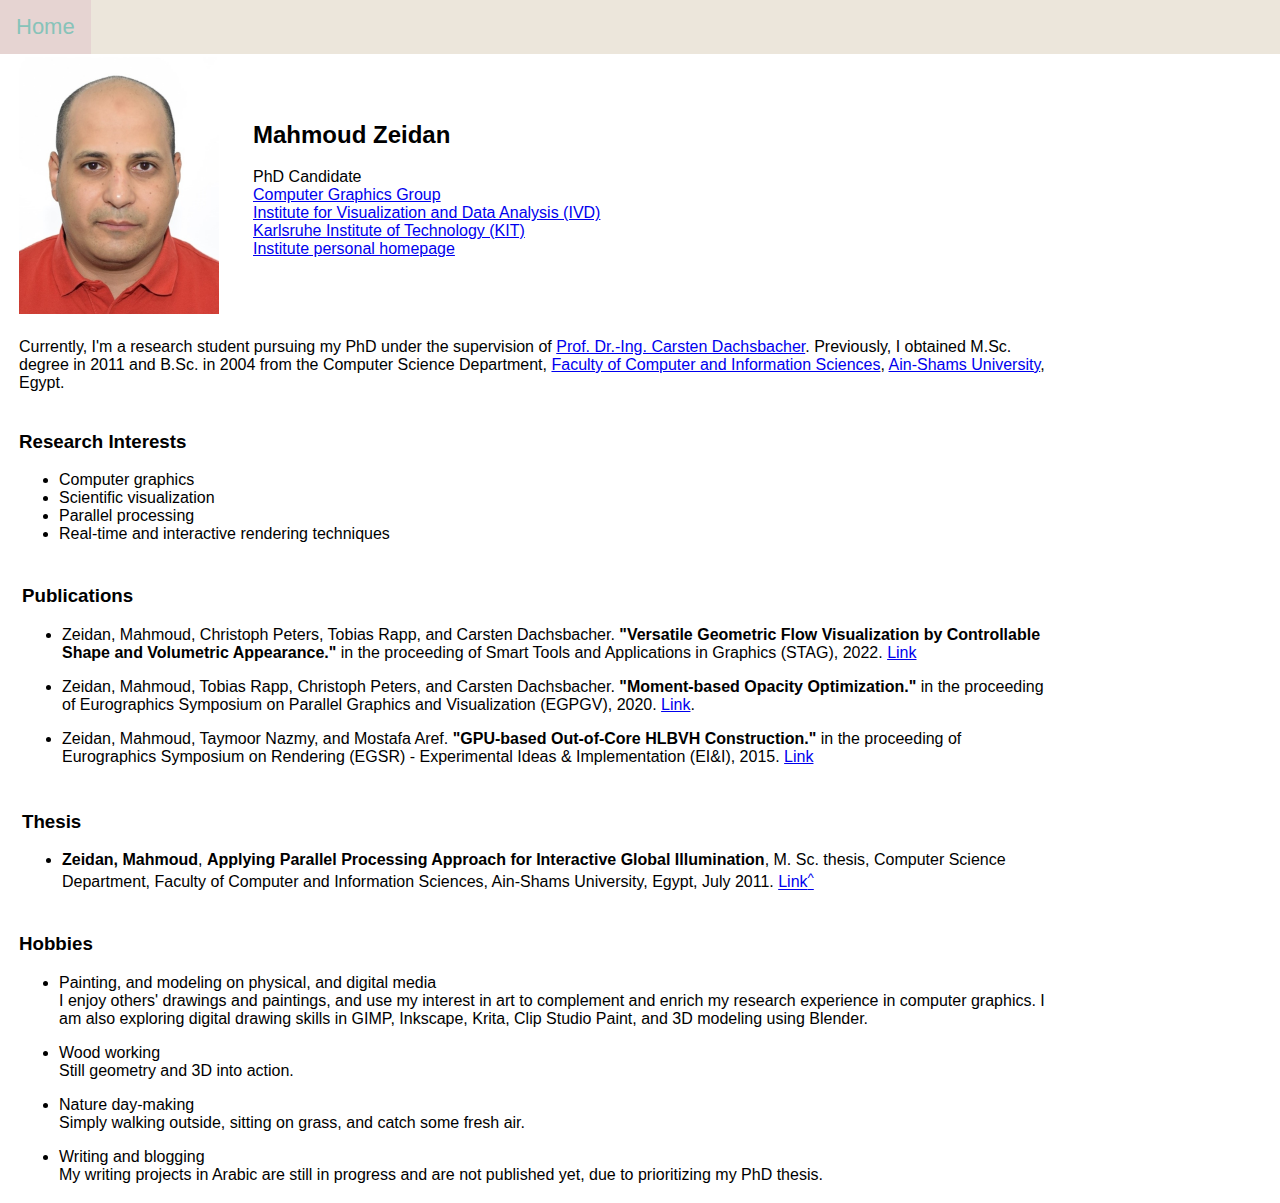
<file: index.html>
<!DOCTYPE html>
<html>
<head>
<meta name="viewport" content="width=device-width, initial-scale=1">
<style>
body {
  margin: 0;
  font-family: Arial, Helvetica, sans-serif;
}

.topnav {
  overflow: hidden;
  background-color: #ECE6DB;
}

.topnav a {
  float: left;
  color: #F2F2F2;
  text-align: center;
  padding: 14px 16px;
  text-decoration: none;
  font-size: 22px;
}

.topnav a:hover {
  background-color: #E8D6CA;
  color: #87C3B9;
}

.topnav a.active {
  background-color: #E6D4D2;
  color: #87C3B9;
}
</style>
<title>Mahmoud Zeidan's Homepage</title>
</head>
<body>

<div class="topnav">
  <a class="active" href=".">Home</a>
<!--  <a href="#research">Research</a>
  <a href="#hobbies-zone">Hoppies Zone</a>
  <a href="#blog">BLog</a>--!>
</div>

<div style="padding-left:16px">
 <table>
  <tr>
    <td width="230"> <img src="figures/mahmoud-zeidan.jpg" alt="Mahmoud Zeidan" width="200" > </td>
    <td width="800">
        <h2>Mahmoud Zeidan</h2>
        <p>
        PhD Candidate<br/>
        <a href="https://cg.ivd.kit.edu/" target="_blank">Computer Graphics Group</a><br/>
        <a href="https://www.ivd.kit.edu/" target="_blank">Institute for Visualization and Data Analysis (IVD)</a> <br/>
        <a href="https://www.kit.edu/" target="_blank">Karlsruhe Institute of Technology (KIT)</a><br/>
        <a href="https://cg.ivd.kit.edu/staff/research/zeidan/mitarbeiter_zeidan.php">Institute personal homepage</a><br/>
        </p>
    </td>

    <td> </td>
  </tr>

  <tr>
  <td colspan="2">
  <p>Currently, I'm a research student pursuing my PhD under the supervision of <a href="https://cg.ivd.kit.edu/staff/prof/dachsbacher/mitarbeiter_dachsbacher.php" target="_blank">Prof. Dr.-Ing. Carsten Dachsbacher</a>. Previously, I obtained <!--<a href="msc/index.html" >--!>M.Sc.<!--</a>--!> degree in 2011 and <!--<a href="bsc/index.html" >--!>B.Sc.<!--</a>--!> in 2004 from the Computer Science
		Department, <A HREF = "https://cis.asu.edu.eg/" target="_blank">Faculty of Computer and Information Sciences</A>,  
		<A HREF = "https://www.asu.edu.eg" target="_blank">Ain-Shams University</A>, Egypt.  </p>
  </td>
  <td> </td>
  </tr>
  <tr>
  <td colspan="2">
      <h3>Research Interests</h3>
    <ul>
    	<li>Computer graphics</li>
    	<li>Scientific visualization</li>
    	<li>Parallel processing</li>
    	<li>Real-time and interactive rendering techniques</li>
    </ul>
  </td>
  <td> </td>
  </tr>

  <tr>
  <td colspan="2">

      <table>

      <tr>
      <td>
      <h3>Publications</h3>
      <ul>
      <li>
      <p>Zeidan, Mahmoud, Christoph Peters, Tobias Rapp, and Carsten Dachsbacher. <b>"Versatile Geometric Flow Visualization by Controllable Shape and Volumetric Appearance."</b> in the proceeding of Smart Tools and Applications in Graphics (STAG), 2022. <a href="https://diglib.eg.org/items/eda81b55-6877-4fcb-a7fd-fdf486e1e70b" target="_blank">Link</a></p>
      </li>
      <li>
      <p>Zeidan, Mahmoud, Tobias Rapp, Christoph Peters, and Carsten Dachsbacher. <b>"Moment-based Opacity Optimization."</b> in the proceeding of  Eurographics Symposium on Parallel Graphics and Visualization (EGPGV), 2020. <a href="https://diglib.eg.org/items/84b43221-631f-48b7-b280-49754bc0fb30" target="_blank">Link</a>.</p>
      </li>
      <li>
      <p>Zeidan, Mahmoud, Taymoor Nazmy, and Mostafa Aref. <b>"GPU-based Out-of-Core HLBVH Construction."</b> in the proceeding of Eurographics Symposium on Rendering (EGSR) - Experimental Ideas & Implementation (EI&I), 2015. <a href="https://diglib.eg.org/items/96d43afc-79cb-4c4b-afa0-f749f32daa48" target="_blank">Link</a></p>
      </li>
      </ul>
      </td>
      </tr>

      </table>
  </td>
  <td> </td>
  </tr>

  <tr>
  <td colspan="2">

      <table>

      <tr>
      <td>
      <h3>Thesis</h3>
      <ul>
      <li>
      <p><b>Zeidan, Mahmoud</b>, <b>Applying Parallel Processing Approach for Interactive Global Illumination</b>, M. Sc. thesis, Computer Science Department, Faculty of Computer and Information Sciences, Ain-Shams University, Egypt, July 2011. <a href="msc">Link</a><a href="msc" target="_blank"><sup>^</sup></a></p>
      </li>
      </ul>
      </td>
      </tr>

      </table>
  </td>
  <td> </td>
  </tr>

  <tr>
  <td colspan="2">
      <h3>Hobbies</h3>
    <ul>
    	<li>Painting, and modeling on physical, and digital media</li>
        I enjoy others' drawings and paintings, and use my interest in art to complement and enrich my research experience in computer graphics. I am also exploring digital drawing skills in GIMP, Inkscape, Krita, Clip Studio Paint, and 3D modeling using Blender.
        <p></p>
    	<li>Wood working</li>
        Still geometry and 3D into action.
        <p></p>
    	<li>Nature day-making</li>
        Simply walking outside, sitting on grass, and catch some fresh air.
        <p></p>
    	<li>Writing and blogging</li>
        My writing projects in Arabic are still in progress and are not published yet, due to prioritizing my PhD thesis.
        <p></p>
    </ul>
  </td>
  <td> </td>
  </tr>
</table> 
</div>

</body>
</html>
</file>
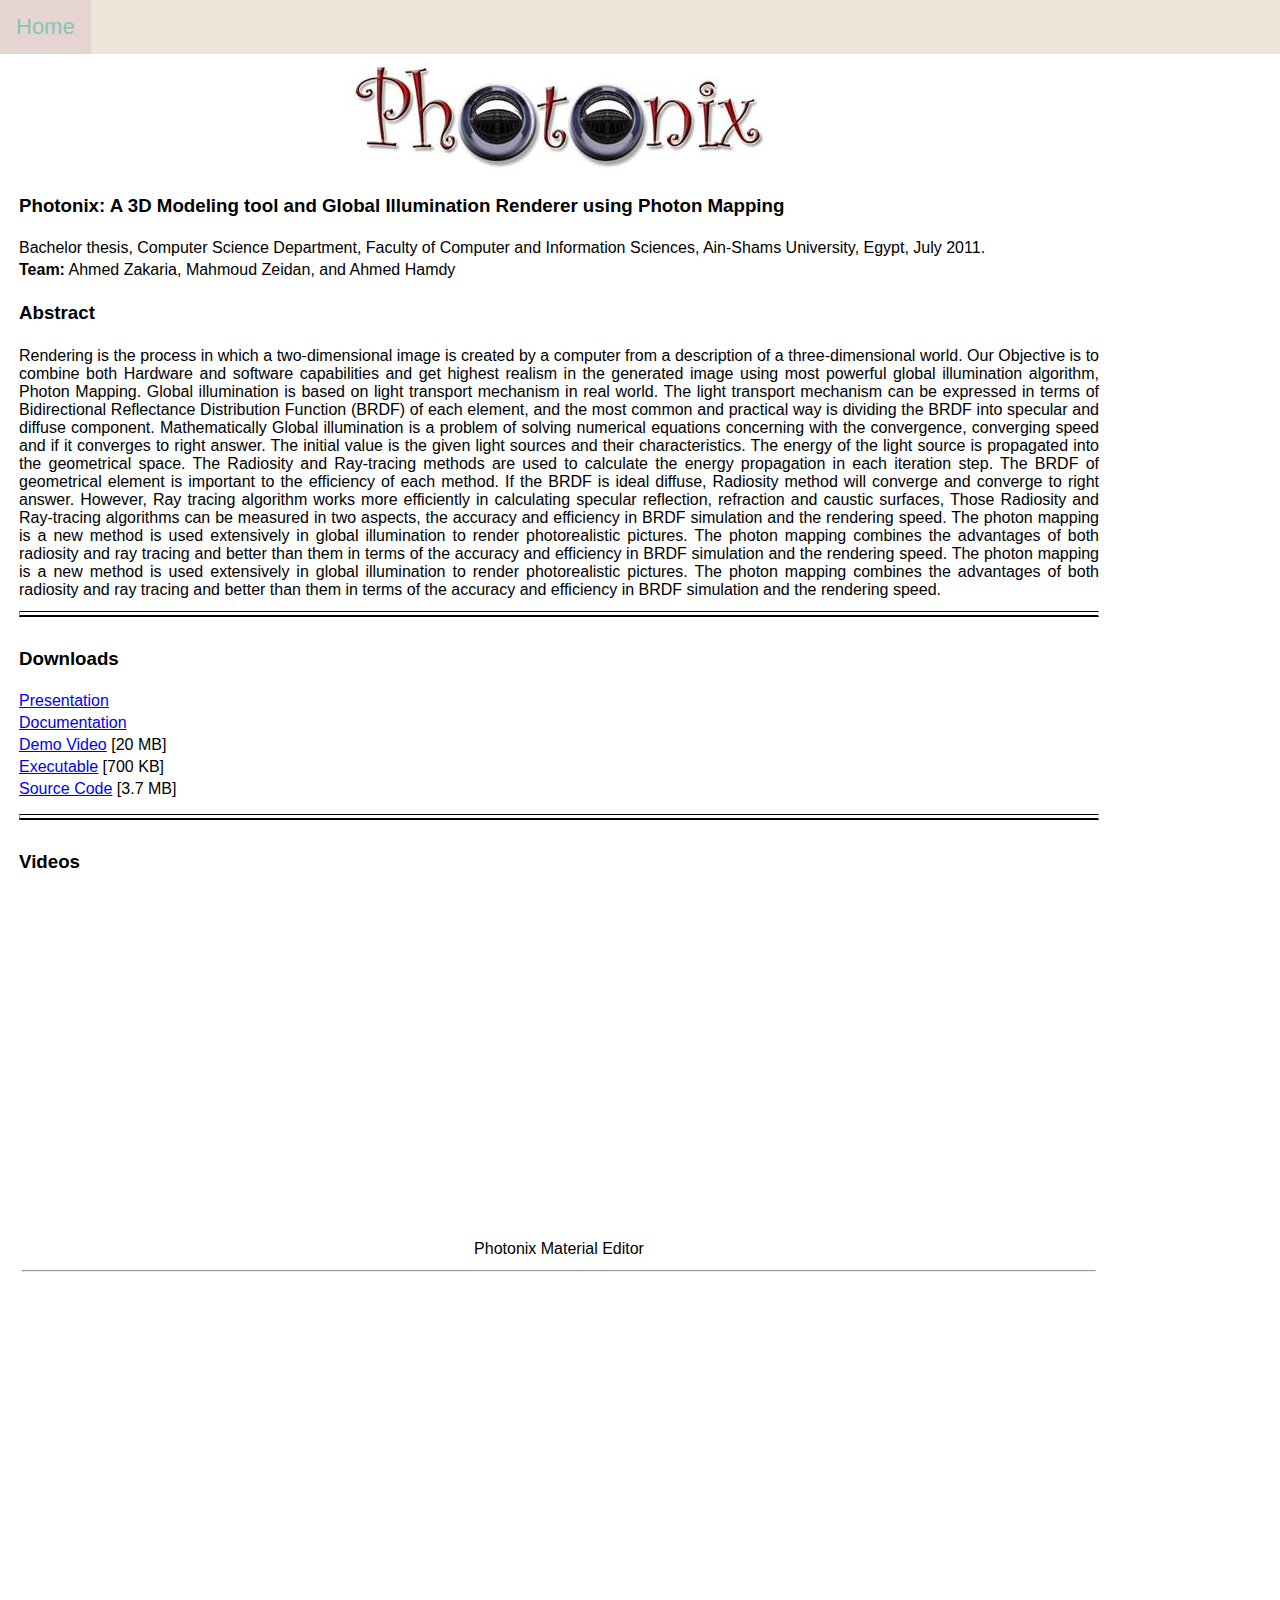
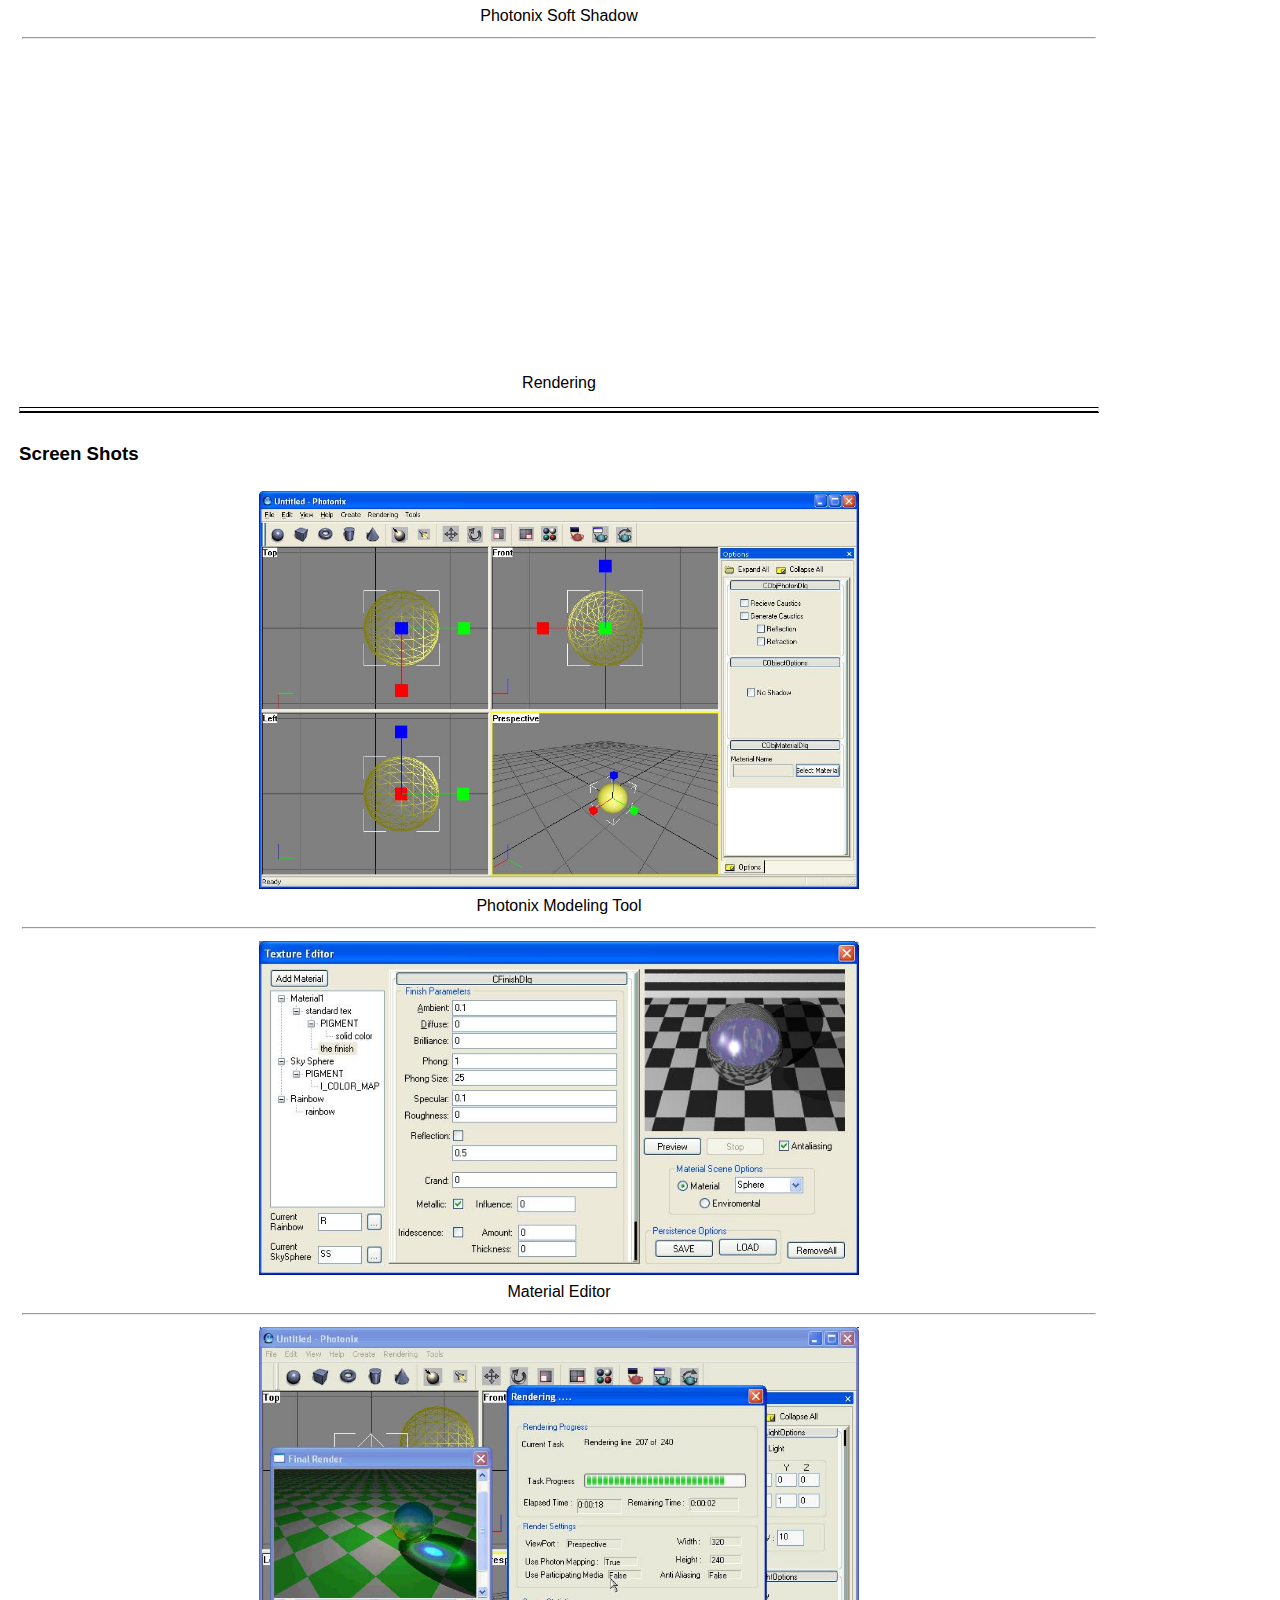
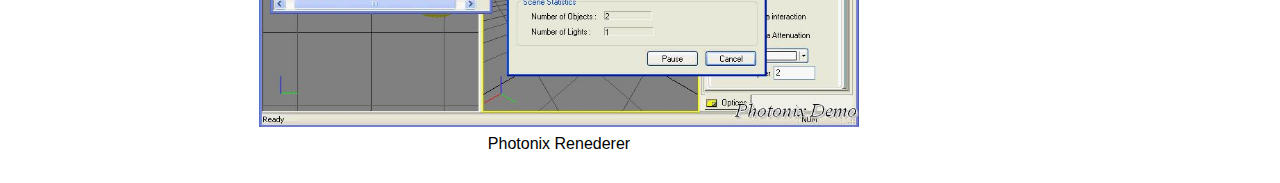
<file: bsc/index.html>
<!DOCTYPE html>
<html>
<head>
<meta name="viewport" content="width=device-width, initial-scale=1">
<style>
body {
  margin: 0;
  font-family: Arial, Helvetica, sans-serif;
}

div {
  text-align: justify;
  text-justify: inter-word;
}

.topnav {
  overflow: hidden;
  background-color: #ECE6DB;
}

.topnav a {
  float: left;
  color: #F2F2F2;
  text-align: center;
  padding: 14px 16px;
  text-decoration: none;
  font-size: 22px;
}

.topnav a:hover {
  background-color: #E8D6CA;
  color: #87C3B9;
}

.topnav a.active {
  background-color: #E6D4D2;
  color: #87C3B9;
}
/* Generic */
hr {
  background-color:white;
}

hr.s1 {
  height:3px;
  border-top:1px solid black;
  border-bottom:2px solid black;
}

</style>
<title>Mahmoud Zeidan's Homepage</title>
</head>
<body>

<div class="topnav">
  <a class="active" href="https://mahmoudsvirtualcorner.github.io/">Home</a>
<!--  <a href="#research">Research</a>
  <a href="#hobbies-zone">Hoppies Zone</a>
  <a href="#blog">BLog</a>--!>
</div>

<div style="padding-left:16px">
 <table>

  <tr>
    <td width="1080"</td>
  </tr>


	<tr align ="center">
	<td align ="center">
	<IMG SRC = "logo.jpg" alt="" ALIGN ="center" >
	</td>
	</tr>
  <tr>
   <td><h3>Photonix: A 3D Modeling tool and Global Illumination Renderer using Photon Mapping</h3></td>
  </tr>

  <tr>
    <td>Bachelor  thesis, Computer Science Department, Faculty of Computer and Information Sciences, Ain-Shams University, Egypt, July 2011.</td>
  </tr>

  <tr>
  <td><b>Team:</b>	Ahmed Zakaria, Mahmoud Zeidan, and Ahmed Hamdy</td>
  </tr>
  <tr>
<td><h3 >Abstract</h3></td>
  </tr>

  <tr><td>
  <div>		
Rendering is the process in which a two-dimensional image is created by a computer from a description of a three-dimensional world. Our Objective is to combine both Hardware and software capabilities and get highest realism in the generated image using most powerful global illumination algorithm, Photon Mapping. Global illumination is based on light transport mechanism in real world. The light transport mechanism can be expressed in terms of Bidirectional Reflectance Distribution Function (BRDF) of each element, and the most common and practical way is dividing the BRDF into specular and diffuse component. Mathematically Global illumination is a problem of solving numerical equations concerning with the convergence, converging speed and if it converges to right answer. The initial value is the given light sources and their characteristics. The energy of the light source is propagated into the geometrical space. The Radiosity and Ray-tracing methods are used to calculate the energy propagation in each iteration step. The BRDF of geometrical element is important to the efficiency of each method. If the BRDF is ideal diffuse, Radiosity method will converge and converge to right answer. However, Ray tracing algorithm works more efficiently in calculating specular reflection, refraction and caustic surfaces, Those Radiosity and Ray-tracing algorithms can be measured in two aspects, the accuracy and efficiency in BRDF simulation and the rendering speed. The photon mapping is a new method is used extensively in global illumination to render photorealistic pictures. The photon mapping combines the advantages of both radiosity and ray tracing and better than them in terms of the accuracy and efficiency in BRDF simulation and the rendering speed. The photon mapping is a new method is used extensively in global illumination to render photorealistic pictures. The photon mapping combines the advantages of both radiosity and ray tracing and better than them in terms of the accuracy and efficiency in BRDF simulation and the rendering speed.
			
  </div>		
                    </td>
  </tr>

  <tr><td> <hr class="s1"> </td></tr>
  <tr><td>
    <h3>Downloads</h3>	
    </td></tr>
  <tr><td>
	<a href="presentation.ppt">Presentation</a><br/> 
    </td></tr>
  <tr><td>
<a href="documentation.pdf">Documentation</a><br/> 
    </td></tr>
  <tr><td>
	<a href="demo.avi">Demo Video</a> [20 MB]<br/> 
    </td></tr>
  <tr><td>
<a href="bin.zip">Executable</a> [700 KB]<br/> 
    </td></tr>
  <tr><td>
	<a href="src.zip">Source Code</a> [3.7 MB]<br/> 			
    </td></tr>
  <tr><td>
					
  <tr><td> <hr class="s1"> </td></tr>
  <tr><td>
				<h3>Videos</h3>
    </td></tr>
  <tr><td>
				<br/>
				<table width="100%">
				<tr>
				<td align="center">
<iframe width="560" height="315" src="https://www.youtube.com/embed/NwolBskHPtE?si=WyuT3smpYr7kKGbQ" title="YouTube video player" frameborder="0" allow="accelerometer; autoplay; clipboard-write; encrypted-media; gyroscope; picture-in-picture; web-share" referrerpolicy="strict-origin-when-cross-origin" allowfullscreen></iframe>
				</td>
				</tr>				
				<tr>
				<td align="center">
						Photonix Material Editor
				</td>
				</tr>	
  <tr><td> <hr> </td></tr>
				<tr>
				<td align="center">
<iframe width="560" height="315" src="https://www.youtube.com/embed/Qwt7VgO8OiE?si=eeRrhRG9b6z0BFvz" title="YouTube video player" frameborder="0" allow="accelerometer; autoplay; clipboard-write; encrypted-media; gyroscope; picture-in-picture; web-share" referrerpolicy="strict-origin-when-cross-origin" allowfullscreen></iframe>
				</td>
				</tr>	
				<tr>
				<td align="center">
						Photonix Soft Shadow
				</td>
				</tr>	
  <tr><td> <hr> </td></tr>
				<tr>
				<td align="center">
<iframe width="560" height="315" src="https://www.youtube.com/embed/u9Rc_9eWrmU?si=NVGOXkvnusLIT7jf" title="YouTube video player" frameborder="0" allow="accelerometer; autoplay; clipboard-write; encrypted-media; gyroscope; picture-in-picture; web-share" referrerpolicy="strict-origin-when-cross-origin" allowfullscreen></iframe>
				</td>
				</tr>
				<tr>
				<td align="center">
						Rendering
				</td>
				</tr>	
				</table>
    </td></tr>

  <tr><td> <hr class="s1"> </td></tr>
  <tr><td>

				<h3>Screen Shots</h3>	
				
    </td></tr>
  <tr><td>
				<table width="100%">
				<tr >
				<td align="center">
				<A HREF = "ModelingTool.jpg"><IMG SRC = "ModelingTool.jpg" alt="" width=600> 
				</A>
				</td>
				</tr>
				<tr>
				<td align="center">
				Photonix Modeling Tool
				</td>
				</tr>
  <tr><td> <hr> </td></tr>
				<tr >
				<td align="center">
				<A HREF = "PhotonixMaterialEditor.jpg"><IMG SRC = "PhotonixMaterialEditor.jpg" alt="" width=600> 
				</A>
				</td>
				</tr>
				<tr>
				<td align="center">
				Material Editor
				</td>
				</tr>
  <tr><td> <hr> </td></tr>
				<tr>
				<td align="center">
				<A HREF = "Rendering.jpg"><IMG SRC = "Rendering.jpg" alt="" width=600> 
				</A>
				</td>
				</tr>
				<tr>
				<td align="center"s>
				Photonix Renederer
				</td>
				<tr>
                <tr><td><br/></td></tr>
				</table>

						
    </td></tr>

</table> 
</div>

</body>
</html>
</file>
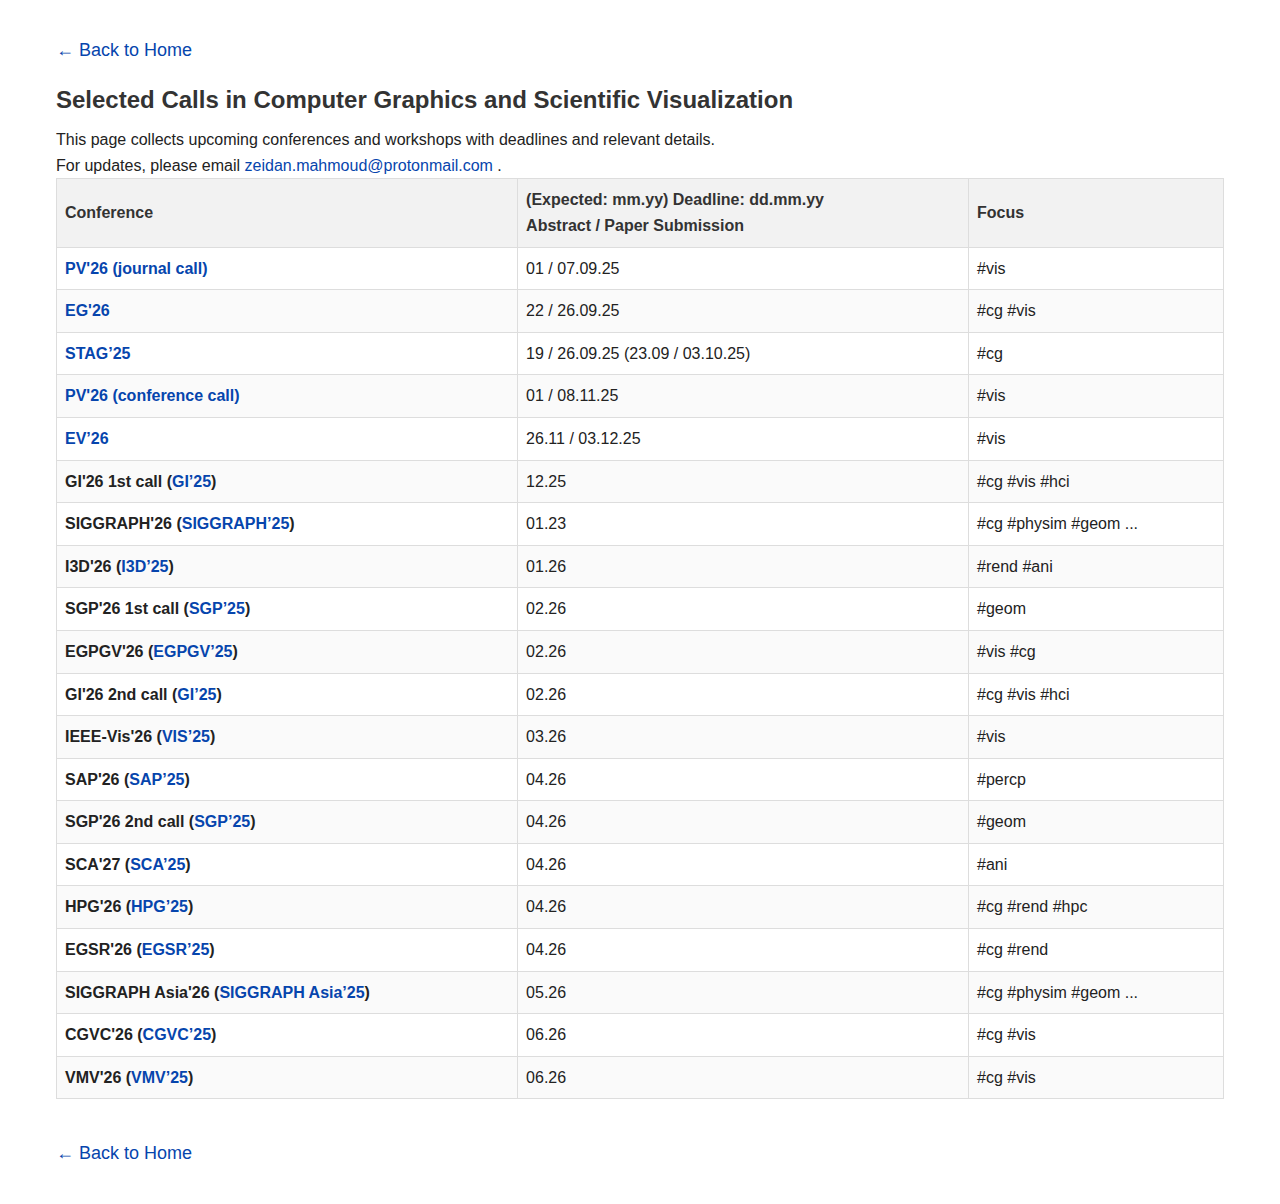
<file: cgvcalls/index.html>
<!DOCTYPE html>
<html lang="en">
<head>
  <meta charset="UTF-8">
  <meta name="viewport" content="width=device-width, initial-scale=1, maximum-scale=1, user-scalable=no">
  <title>Selected Calls in Computer Graphics and Scientific Visualization</title>

  <!-- Open Graph meta for link previews -->
  <meta property="og:title" content="Selected Calls in Computer Graphics and Scientific Visualization">
  <meta property="og:description" content="A collection of upcoming conferences, workshops, and calls in computer graphics and scientific visualization.">
  <meta property="og:image" content="https://mahmoudsvirtualcorner.github.io/figures/calls_thumbnail.jpg">
  <meta property="og:url" content="https://mahmoudsvirtualcorner.github.io/cgsvcalls/index.html">
  <meta property="og:type" content="website">

  <!-- Favicon -->
  <link rel="icon" href="https://mahmoudsvirtualcorner.github.io/figures/mahmoud_zeidan.ico" type="image/x-icon">

  <!-- CSS -->
  <link rel="stylesheet" href="../css/main.css">
  <script src="../scripts/main.js" defer></script>
</head>

<body id="top">

<div class="page-container">
  <a href="../index.html" class="back-link">← Back to Home</a>

  <h2>Selected Calls in Computer Graphics and Scientific Visualization</h2>
  <p>This page collects upcoming conferences and workshops with deadlines and relevant details.</p>
  <p>
    For updates, please email
    <a href="mailto:zeidan.mahmoud@protonmail.com?subject=conference%20calls%20update"
       aria-label="Email conference calls update">
      zeidan.mahmoud@protonmail.com
    </a>.
  </p>

  <section>
    <div class="table-container">
      <table class="bordered-table">
        <thead>
          <tr>
            <th>Conference</th>
            <th>(Expected: mm.yy) Deadline: dd.mm.yy<br>Abstract / Paper Submission</th>
            <th>Focus</th>
          </tr>
        </thead>
        <tbody>
          <tr><td><b><a href="https://pacificvis2026.github.io" target="_blank">PV'26 (journal call)</a></b></td><td>01 / 07.09.25</td><td><span class="tag vis">#vis</span></td></tr>
          <tr><td><b><a href="https://eg2026.github.io/" target="_blank">EG'26</a></b></td><td>22 / 26.09.25</td><td><span class="tag cg">#cg</span> <span class="tag vis">#vis</span></td></tr>
          <tr><td><b><a href="https://www.stag-conference.org/2025/" target="_blank">STAG’25</a></b></td><td><span class="strike">19 / 26.09.25</span> (23.09 / 03.10.25)</td><td><span class="tag cg">#cg</span></td></tr>
          <tr><td><b><a href="https://pacificvis2026.github.io" target="_blank">PV'26 (conference call)</a></b></td><td>01 / 08.11.25</td><td><span class="tag vis">#vis</span></td></tr>
          <tr><td><b><a href="https://www.eurovis.org.uk/" target="_blank">EV’26</a></b></td><td>26.11 / 03.12.25</td><td><span class="tag vis">#vis</span></td></tr>
          <tr><td><b>GI'26 1st call (<a href="https://graphicsinterface.org/conference/2025/" target="_blank">GI’25</a>)</b></td><td>12.25</td><td><span class="tag cg">#cg</span> <span class="tag vis">#vis</span> <span class="tag hci">#hci</span></td></tr>
          <tr><td><b>SIGGRAPH'26 (<a href="https://s2025.siggraph.org/" target="_blank">SIGGRAPH’25</a>)</b></td><td>01.23</td><td><span class="tag cg">#cg</span> <span class="tag physim">#physim</span> <span class="tag geom">#geom</span> ...</td></tr>
          <tr><td><b>I3D'26 (<a href="https://i3dsymposium.org/2025" target="_blank">I3D’25</a>)</b></td><td>01.26</td><td><span class="tag rend">#rend</span> <span class="tag ani">#ani</span></td></tr>
          <tr><td><b>SGP'26 1st call (<a href="https://sgp2025.my.canva.site/" target="_blank">SGP’25</a>)</b></td><td>02.26</td><td><span class="tag geom">#geom</span></td></tr>
          <tr><td><b>EGPGV'26 (<a href="https://www.egpgv.org/2025/" target="_blank">EGPGV’25</a>)</b></td><td>02.26</td><td><span class="tag vis">#vis</span> <span class="tag cg">#cg</span></td></tr>
          <tr><td><b>GI'26 2nd call (<a href="https://graphicsinterface.org/conference/2025/" target="_blank">GI’25</a>)</b></td><td>02.26</td><td><span class="tag cg">#cg</span> <span class="tag vis">#vis</span> <span class="tag hci">#hci</span></td></tr>
          <tr><td><b>IEEE-Vis'26 (<a href="https://ieeevis.org/year/2025/welcome" target="_blank">VIS’25</a>)</b></td><td>03.26</td><td><span class="tag vis">#vis</span></td></tr>
          <tr><td><b>SAP'26 (<a href="https://sap.acm.org/2025/" target="_blank">SAP’25</a>)</b></td><td>04.26</td><td><span class="tag percp">#percp</span></td></tr>
          <tr><td><b>SGP'26 2nd call (<a href="https://sgp2025.my.canva.site/" target="_blank">SGP’25</a>)</b></td><td>04.26</td><td><span class="tag geom">#geom</span></td></tr>
          <tr><td><b>SCA'27 (<a href="https://computeranimation.org/" target="_blank">SCA’25</a>)</b></td><td>04.26</td><td><span class="tag ani">#ani</span></td></tr>
          <tr><td><b>HPG'26 (<a href="https://highperformancegraphics.org/2025/index.html" target="_blank">HPG’25</a>)</b></td><td>04.26</td><td><span class="tag cg">#cg</span> <span class="tag rend">#rend</span> <span class="tag hpc">#hpc</span></td></tr>
          <tr><td><b>EGSR'26 (<a href="https://conferences.eg.org/egsr2025/" target="_blank">EGSR’25</a>)</b></td><td>04.26</td><td><span class="tag cg">#cg</span> <span class="tag rend">#rend</span></td></tr>
          <tr><td><b>SIGGRAPH Asia'26 (<a href="https://asia.siggraph.org/2025/" target="_blank">SIGGRAPH Asia’25</a>)</b></td><td>05.26</td><td><span class="tag cg">#cg</span> <span class="tag physim">#physim</span> <span class="tag geom">#geom</span> ...</td></tr>
          <tr><td><b>CGVC'26 (<a href="https://cgvc.org.uk/2025/" target="_blank">CGVC’25</a>)</b></td><td>06.26</td><td><span class="tag cg">#cg</span> <span class="tag vis">#vis</span></td></tr>
          <tr><td><b>VMV'26 (<a href="https://www.vmv2025.fau.de/" target="_blank">VMV’25</a>)</b></td><td>06.26</td><td><span class="tag cg">#cg</span> <span class="tag vis">#vis</span></td></tr>
        </tbody>
      </table>
    </div>
  </section>

  <!-- Footer Links -->
  <div style="margin-top:20px;">
    <a href="../index.html" class="back-link">← Back to Home</a>
  </div>

  <div style="text-align:center; margin-top:20px;">
    <a href="#top" class="back-to-top">↑ Back to Top</a>
  </div>

</div>

</body>
</html>
</file>
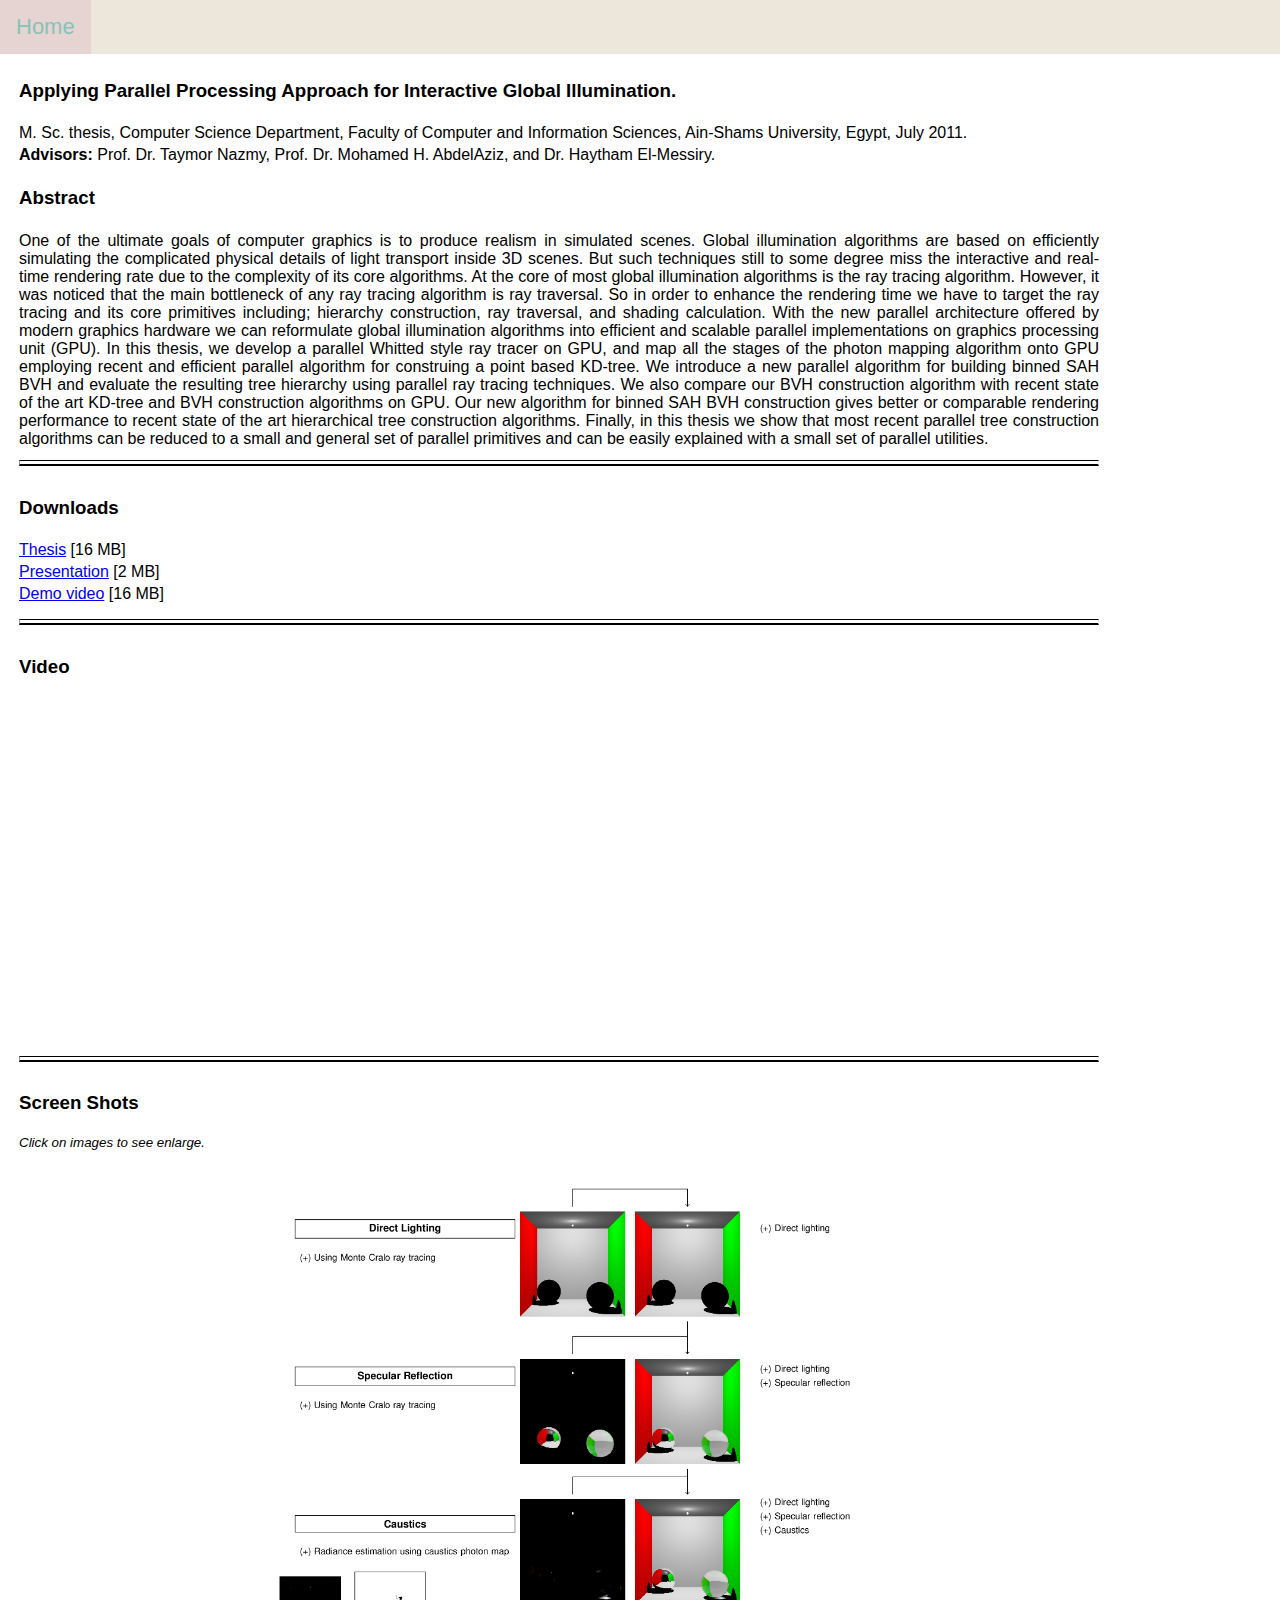
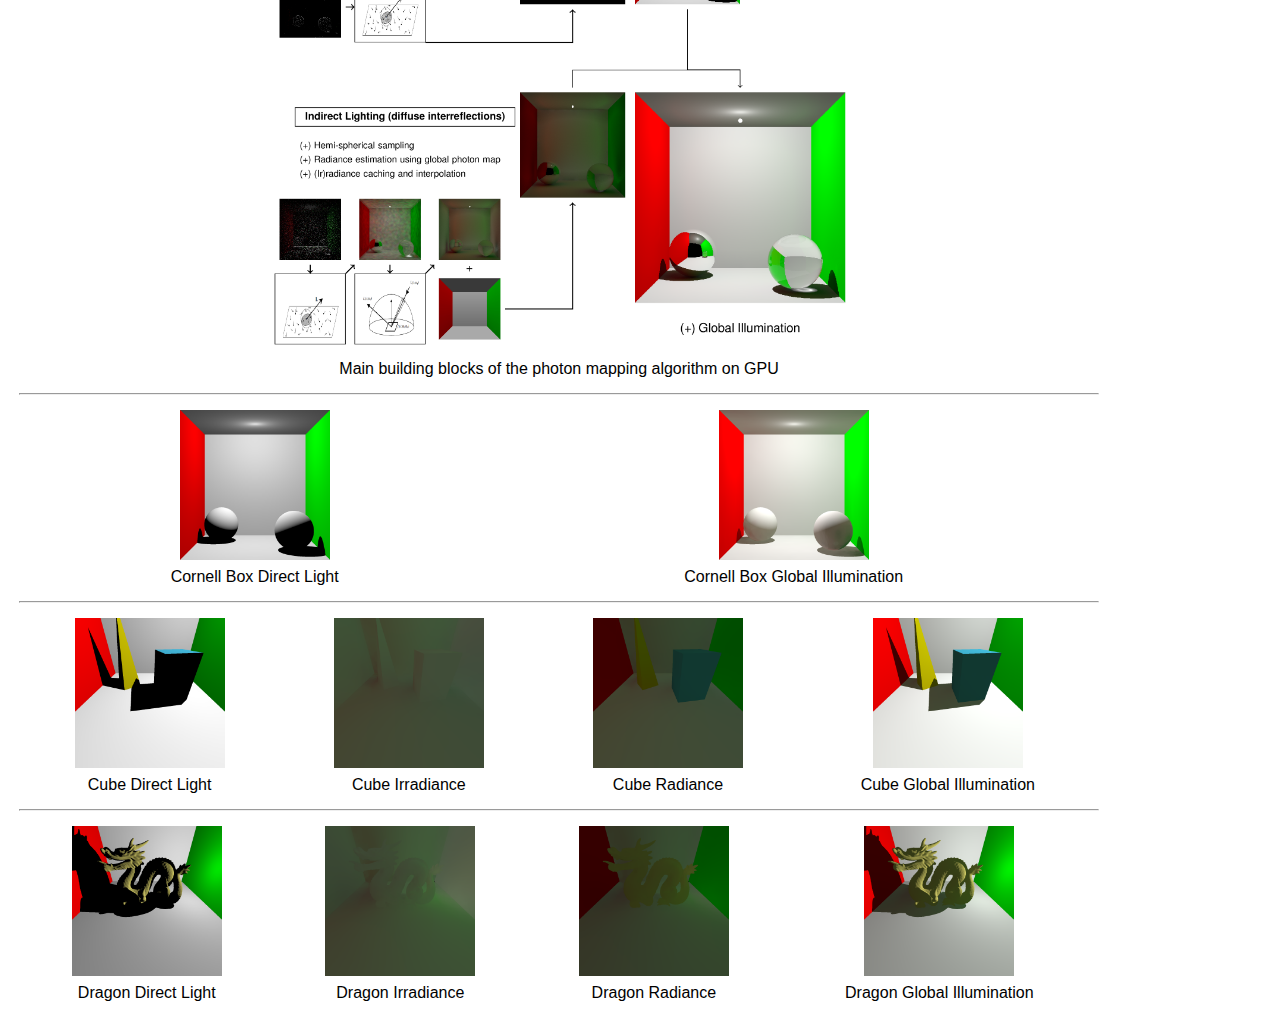
<file: msc/index.html>
<!DOCTYPE html>
<html>
<head>
<meta name="viewport" content="width=device-width, initial-scale=1">
<style>
body {
  margin: 0;
  font-family: Arial, Helvetica, sans-serif;
}

div {
  text-align: justify;
  text-justify: inter-word;
}

.topnav {
  overflow: hidden;
  background-color: #ECE6DB;
}

.topnav a {
  float: left;
  color: #F2F2F2;
  text-align: center;
  padding: 14px 16px;
  text-decoration: none;
  font-size: 22px;
}

.topnav a:hover {
  background-color: #E8D6CA;
  color: #87C3B9;
}

.topnav a.active {
  background-color: #E6D4D2;
  color: #87C3B9;
}
/* Generic */
hr {
  background-color:white;
}

hr.s1 {
  height:3px;
  border-top:1px solid black;
  border-bottom:2px solid black;
}
</style>
<title>Mahmoud Zeidan's Homepage</title>
</head>
<body>

<div class="topnav">
  <a class="active" href="https://mahmoudsvirtualcorner.github.io/">Home</a>
<!--  <a href="#research">Research</a>
  <a href="#hobbies-zone">Hoppies Zone</a>
  <a href="#blog">BLog</a>--!>
</div>

<div style="padding-left:16px">
 <table>

  <tr>
    <td width="1080"</td>
  </tr>


  <tr>
   <td><h3>Applying Parallel Processing Approach for Interactive Global Illumination.</h3></td>
  </tr>

  <tr>
    <td>M. Sc. thesis, Computer Science Department, Faculty of Computer and Information Sciences, Ain-Shams University, Egypt, July 2011.</td>
  </tr>

  <tr>
  <td><b>Advisors:</b>	Prof. Dr. Taymor Nazmy, Prof. Dr. Mohamed H. AbdelAziz, and Dr. Haytham El-Messiry.</td>
  </tr>
  <tr>
<td><h3 >Abstract</h3></td>
  </tr>

  <tr><td>
  <div>		
One of the ultimate goals of computer graphics is to produce realism in simulated scenes. Global illumination algorithms are based on efficiently simulating the complicated physical details of light transport inside 3D scenes. But such techniques still to some degree miss the interactive and real-time rendering rate due to the complexity of its core algorithms. At the core of most global illumination algorithms is the ray tracing algorithm. However, it was noticed that the main bottleneck of any ray tracing algorithm is ray traversal. So in order to enhance the rendering time we have to target the ray tracing and its core primitives including; hierarchy construction, ray traversal, and shading calculation.  With the new parallel architecture offered by modern graphics hardware we can reformulate global illumination algorithms into efficient and scalable parallel implementations on graphics processing unit (GPU). In this thesis, we develop a parallel Whitted style ray tracer on GPU, and map all the stages of the photon mapping algorithm onto GPU employing recent and efficient parallel algorithm for construing a point based KD-tree.  We introduce a new parallel algorithm for building binned SAH BVH and evaluate the resulting tree hierarchy using parallel ray tracing techniques. We also compare our BVH construction algorithm with recent state of the art KD-tree and BVH construction algorithms on GPU. Our new algorithm for binned SAH BVH construction gives better or comparable rendering performance to recent state of the art hierarchical tree construction algorithms.  Finally, in this thesis we show that most recent parallel tree construction algorithms can be reduced to a small and general set of parallel primitives and can be easily explained with a small set of parallel utilities.					
  </div>		
                    </td>
  </tr>

  <tr><td> <hr class="s1"> </td></tr>
  <tr><td>
    <h3>Downloads</h3>	
    </td></tr>
  <tr><td>
	<a href="MahmoudZeidanMSC.pdf">Thesis</a> [16 MB]<br/> 
    </td></tr>
  <tr><td>
	<a href="presentation.pptx">Presentation</a> [2 MB]<br/> 						
    </td></tr>
  <tr><td>
	<a href="demo.wmv">Demo video</a> [16 MB]<br/> 
    </td></tr>
  <tr><td>
					
  <tr><td> <hr class="s1"> </td></tr>
  <tr><td>
				<h3>Video</h3>
    </td></tr>
  <tr><td>
				<br/>
				<table width="100%">
				<tr>
				<td align="center">
<iframe width="560" height="315" src="https://www.youtube.com/embed/mK_SgIAnQ9g?si=g8PA-Z_jGkzhFg1B" title="YouTube video player" frameborder="0" allow="accelerometer; autoplay; clipboard-write; encrypted-media; gyroscope; picture-in-picture; web-share" referrerpolicy="strict-origin-when-cross-origin" allowfullscreen></iframe>
				</td>
				</tr>
						
				</table>
    </td></tr>

  <tr><td> <hr class="s1"> </td></tr>
  <tr><td>

				<h3>Screen Shots</h3>	
                        <p><small><i>Click on images to see enlarge.</i></small></p>
						</td> </tr>									
						
  <tr><td>
				<table width="100%">
					<tr >
						<td align="center" >
							<A HREF = "images/main.png"><IMG SRC = "images/main.png" alt="Main building blocks of the photon mapping algorithm on GPU" width=600> </A>
						</td>
						
						
					</tr>
				
					<tr >
						<td align="center" >
							Main building blocks of the photon mapping algorithm on GPU
						</td>
						
						
					</tr>				
				</table>

    </td></tr>
  <tr><td>
				
							
				<hr>
    </td></tr>
  <tr><td>
				
				<table width="100%">
					<tr >
						<td align="center" >
							<A HREF = "images/CornellDirectLight.png"><IMG SRC = "images/CornellDirectLight.png" alt="Cornell Direct Light" width=150> </A>
						</td>
						<td align="center" >
							<A HREF = "images/CornellGlobalIllumination.png"><IMG SRC = "images/CornellGlobalIllumination.png" alt="Cornell Global Illumination" width=150> </A>
						</td>
						
					</tr>
				
					<tr >
						<td align="center" >
							Cornell Box Direct Light
						</td>
						<td align="center" >
							Cornell Box Global Illumination
						</td>
						
					</tr>				
				</table>

    </td></tr>
  <tr><td>
				
							
				<hr>
    </td></tr>
  <tr><td>
				
				<table width="100%">
					<tr >
						<td align="center" >
							<A HREF = "images/CubeDirectLight.png"><IMG SRC = "images/CubeDirectLight.png" alt="Cube Direct Light" width=150> </A>
						</td>
						<td align="center" >
							<A HREF = "images/CubeIrradiance.png"><IMG SRC = "images/CubeIrradiance.png" alt="Cube Irradiance" width=150> </A>
						</td>
						<td align="center" >
							<A HREF = "images/CubeRadiance.png"><IMG SRC = "images/CubeRadiance.png" alt="Cube Radiance" width=150> </A>
						</td>
						<td align="center" >
							<A HREF = "images/CubeGlobalIllumination.png"><IMG SRC = "images/CubeGlobalIllumination.png" alt="Cube Global Illumination" width=150> </A>
						</td>					
					</tr>
				
					<tr >
						<td align="center" >
							Cube Direct Light
						</td>
						<td align="center" >
							Cube Irradiance
						</td>
						<td align="center" >
							Cube Radiance
						</td>
						<td align="center" >
							Cube Global Illumination
						</td>					
					</tr>				
				</table>

    </td></tr>
  <tr><td>
				
				<hr>
				
    </td></tr>
  <tr><td>
				<table width="100%">
					<tr >
						<td align="center" >
							<A HREF = "images/DragonDirectLight.png"><IMG SRC = "images/DragonDirectLight.png" alt="Dragon Direct Light" width=150> </A>
						</td>
						<td align="center" >
							<A HREF = "images/DragonIrradiance.png"><IMG SRC = "images/DragonIrradiance.png" alt="Dragon Irradiance" width=150> </A>
						</td>
						<td align="center" >
							<A HREF = "images/DragonRadiance.png"><IMG SRC = "images/DragonRadiance.png" alt="Dragon Radiance" width=150> </A>
						</td>
						<td align="center" >
							<A HREF = "images/DragonGlobalIllumination.png"><IMG SRC = "images/DragonGlobalIllumination.png" alt="Dragon Global Illumination" width=150> </A>
						</td>					
					</tr>
				
					<tr >
						<td align="center" >
							Dragon Direct Light
						</td>
						<td align="center" >
							Dragon Irradiance
						</td>
						<td align="center" >
							Dragon Radiance
						</td>
						<td align="center" >
							Dragon Global Illumination
						</td>					
					</tr>				
				</table>

    </td></tr>

  <tr><td> <br /> </td></tr>
</table> 
</div>

</body>
</html>
</file>
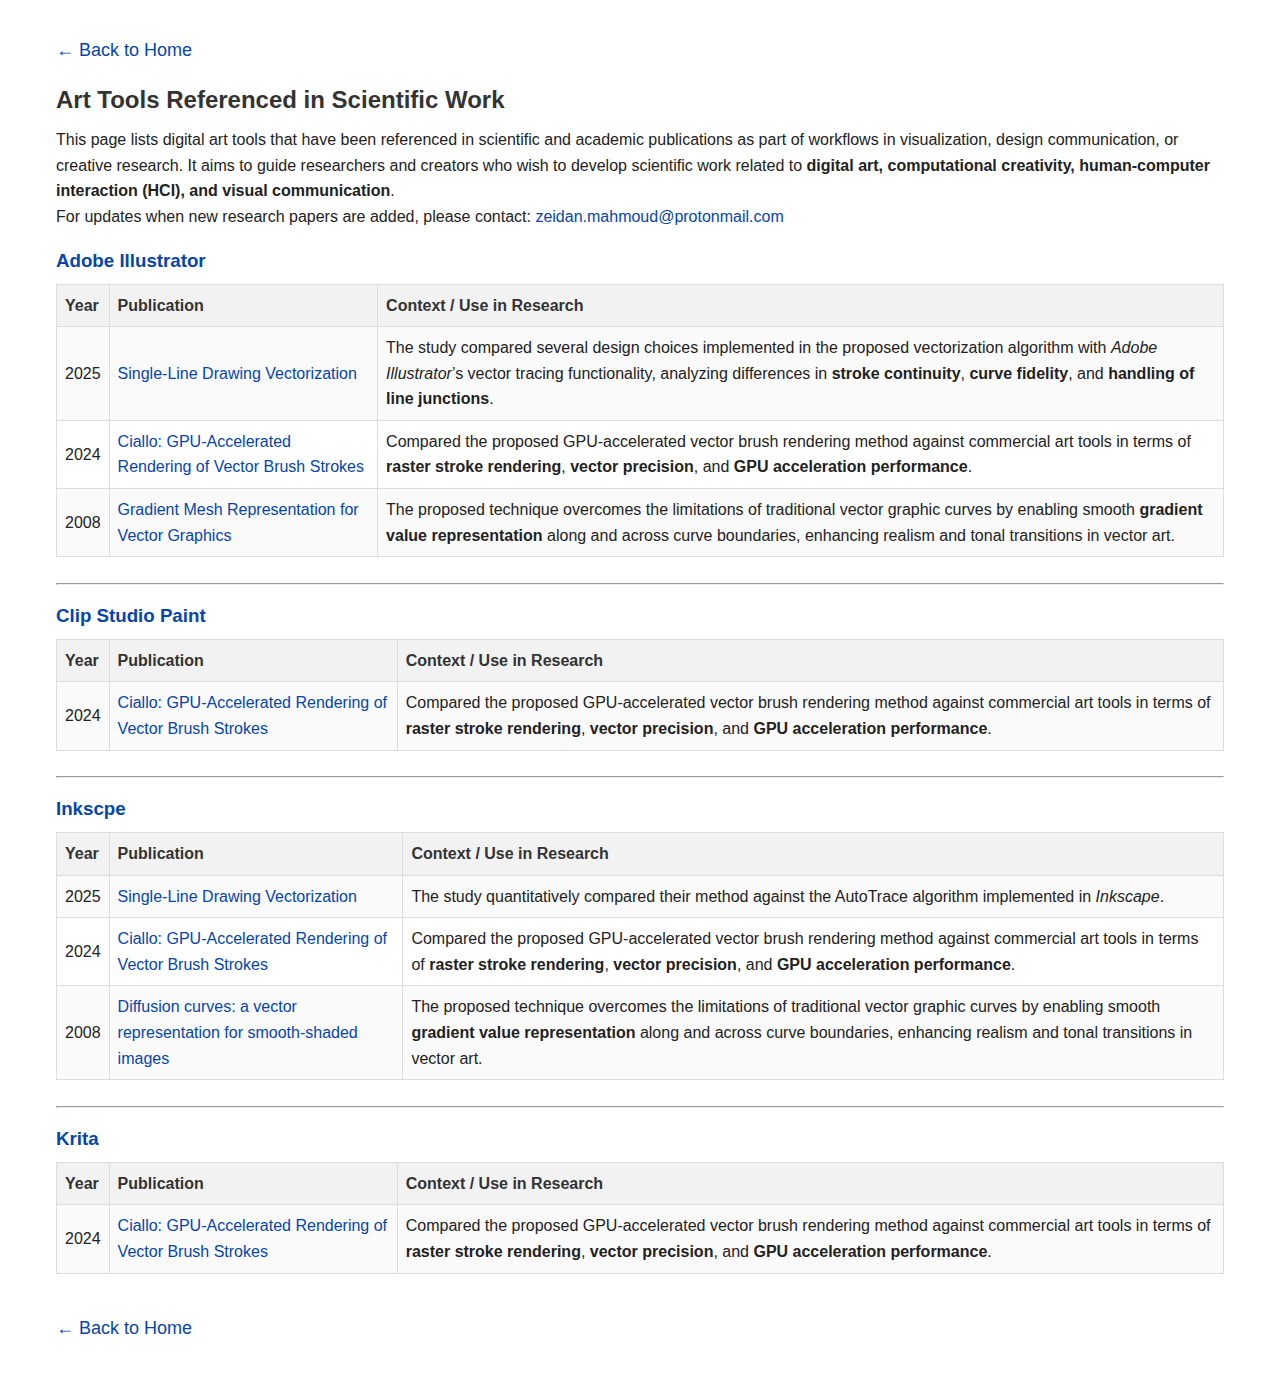
<file: sciarttools/index.html>
<!DOCTYPE html>
<html lang="en">
<head>
  <meta name="viewport" content="width=device-width, initial-scale=1, maximum-scale=1, user-scalable=no">
  <title>Art Tools Referenced in Scientific Work</title>

  <!-- Open Graph meta for link previews -->
  <meta property="og:title" content="Art Tools Referenced in Scientific Work">
  <meta property="og:description" content="A reference list of digital art tools mentioned in scientific and academic publications for researchers and artists bridging art and science.">
  <meta property="og:image" content="https://mahmoudsvirtualcorner.github.io/hobbies/art/figures/art_share_thumbnail.jpg">
  <meta property="og:url" content="https://mahmoudsvirtualcorner.github.io/hobbies/art/research_tools.html">
  <meta property="og:type" content="website">

  <!-- Favicon -->
  <link rel="icon" href="https://mahmoudsvirtualcorner.github.io/figures/logo.ico" type="image/x-icon">

  <!-- CSS Link -->
  <link rel="stylesheet" href="../css/main.css">
  <script src="../scripts/main.js" defer></script>
</head>
<body>

<div class="page-container">
  <a href="../index.html" class="back-link">← Back to Home</a>

  <h2>Art Tools Referenced in Scientific Work</h2>
  <p>
    This page lists digital art tools that have been referenced in scientific and academic publications 
    as part of workflows in visualization, design communication, or creative research.
    It aims to guide researchers and creators who wish to develop scientific work related to 
    <strong>digital art, computational creativity, human-computer interaction (HCI), and visual communication</strong>.
  </p>

  <p>
    For updates when new research papers are added, please contact:
    <a href="mailto:zeidan.mahmoud@protonmail.com?subject=Art%20Tools%20Research%20Updates"
       aria-label="Art Tools Research Updates">
      zeidan.mahmoud@protonmail.com
    </a>
  </p>

  <!-- Adobe Illustrator Section -->
  <section>
    <h3><a href="https://www.adobe.com/products/illustrator.html" target="_blank">Adobe Illustrator</a></h3>
    <div class="table-container">
      <table class="bordered-table">
        <tr>
          <th>Year</th>
          <th>Publication</th>
          <th>Context / Use in Research</th>
        </tr>
        <tr>
          <td>2025</td>
          <td>
            <a href="https://onlinelibrary.wiley.com/doi/10.1111/cgf.70228" target="_blank">
              Single-Line Drawing Vectorization
            </a>
          </td>
          <td>
            The study compared several design choices implemented in the proposed vectorization algorithm with <em>Adobe Illustrator</em>’s vector tracing functionality, analyzing differences in <strong>stroke continuity</strong>, <strong>curve fidelity</strong>, and <strong>handling of line junctions</strong>.
          </td>
        </tr>

        <tr>
          <td>2024</td>
          <td>
            <a href="https://dl.acm.org/doi/10.1145/3641519.3657418" target="_blank">
              Ciallo: GPU-Accelerated Rendering of Vector Brush Strokes
            </a>
          </td>
          <td>
            Compared the proposed GPU-accelerated vector brush rendering method against commercial art tools in terms of <strong>raster stroke rendering</strong>, <strong>vector precision</strong>, and <strong>GPU acceleration performance</strong>.
          </td>
        </tr>
        <tr>
          <td>2008</td>
          <td>
            <a href="https://dl.acm.org/doi/10.1145/1399504.1360691" target="_blank">
              Gradient Mesh Representation for Vector Graphics
            </a>
          </td>
          <td>
            The proposed technique overcomes the limitations of traditional vector graphic curves by enabling smooth 
            <strong>gradient value representation</strong> along and across curve boundaries, enhancing realism and 
            tonal transitions in vector art.
          </td>
        </tr>
      </table>
    </div>
  </section>

  <br>
  <hr>

  <!-- Clip Studio Paint Section -->
  <section>
    <h3><a href="https://www.clipstudio.net/" target="_blank">Clip Studio Paint</a></h3>
    <div class="table-container">
      <table class="bordered-table">
        <tr>
          <th>Year</th>
          <th>Publication</th>
          <th>Context / Use in Research</th>
        </tr>
        <tr>
          <td>2024</td>
          <td>
            <a href="https://dl.acm.org/doi/10.1145/3641519.3657418" target="_blank">
              Ciallo: GPU-Accelerated Rendering of Vector Brush Strokes
            </a>
          </td>
          <td>
            Compared the proposed GPU-accelerated vector brush rendering method against commercial art tools in terms of <strong>raster stroke rendering</strong>, <strong>vector precision</strong>, and <strong>GPU acceleration performance</strong>.
          </td>
        </tr>
      </table>
    </div>
  </section>

  <br>
  <hr>

  <!-- Inkscpe Section -->
  <section>
    <h3><a href="https://inkscape.org/" target="_blank">Inkscpe</a></h3>
    <div class="table-container">
      <table class="bordered-table">
        <tr>
          <th>Year</th>
          <th>Publication</th>
          <th>Context / Use in Research</th>
        </tr>
        <tr>
          <td>2025</td>
          <td>
            <a href="https://onlinelibrary.wiley.com/doi/10.1111/cgf.70228" target="_blank">
              Single-Line Drawing Vectorization
            </a>
          </td>
          <td>
            The study quantitatively compared their method against the AutoTrace algorithm implemented in <em>Inkscape</em>.
          </td>
        </tr>
        <tr>
          <td>2024</td>
          <td>
            <a href="https://dl.acm.org/doi/10.1145/3641519.3657418" target="_blank">
              Ciallo: GPU-Accelerated Rendering of Vector Brush Strokes
            </a>
          </td>
          <td>
            Compared the proposed GPU-accelerated vector brush rendering method against commercial art tools in terms of <strong>raster stroke rendering</strong>, <strong>vector precision</strong>, and <strong>GPU acceleration performance</strong>.
          </td>
        </tr>
        <tr>
          <td>2008</td>
          <td>
            <a href="https://dl.acm.org/doi/10.1145/1399504.1360691" target="_blank">
                Diffusion curves: a vector representation for smooth-shaded images
            </a>
          </td>
          <td>
            The proposed technique overcomes the limitations of traditional vector graphic curves by enabling smooth 
            <strong>gradient value representation</strong> along and across curve boundaries, enhancing realism and 
            tonal transitions in vector art.
          </td>
        </tr>
      </table>
    </div>
  </section>

  <br>
  <hr>

  <!-- Krita Section -->
  <section>
    <h3><a href="https://krita.org/" target="_blank">Krita</a></h3>
    <div class="table-container">
      <table class="bordered-table">
        <tr>
          <th>Year</th>
          <th>Publication</th>
          <th>Context / Use in Research</th>
        </tr>
        <tr>
          <td>2024</td>
          <td>
            <a href="https://dl.acm.org/doi/10.1145/3641519.3657418" target="_blank">
              Ciallo: GPU-Accelerated Rendering of Vector Brush Strokes
            </a>
          </td>
          <td>
            Compared the proposed GPU-accelerated vector brush rendering method against commercial art tools in terms of <strong>raster stroke rendering</strong>, <strong>vector precision</strong>, and <strong>GPU acceleration performance</strong>.
          </td>
        </tr>
      </table>
    </div>
  </section>



  <!-- Footer Links -->
  <div style="margin-top:20px;">
    <a href="../index.html" class="back-link">← Back to Home</a>
  </div>

  <div style="text-align:center; margin-top:20px;">
    <a href="#top" class="back-to-top">↑ Back to Top</a>
  </div>
</div>

</body>
</html>
</file>
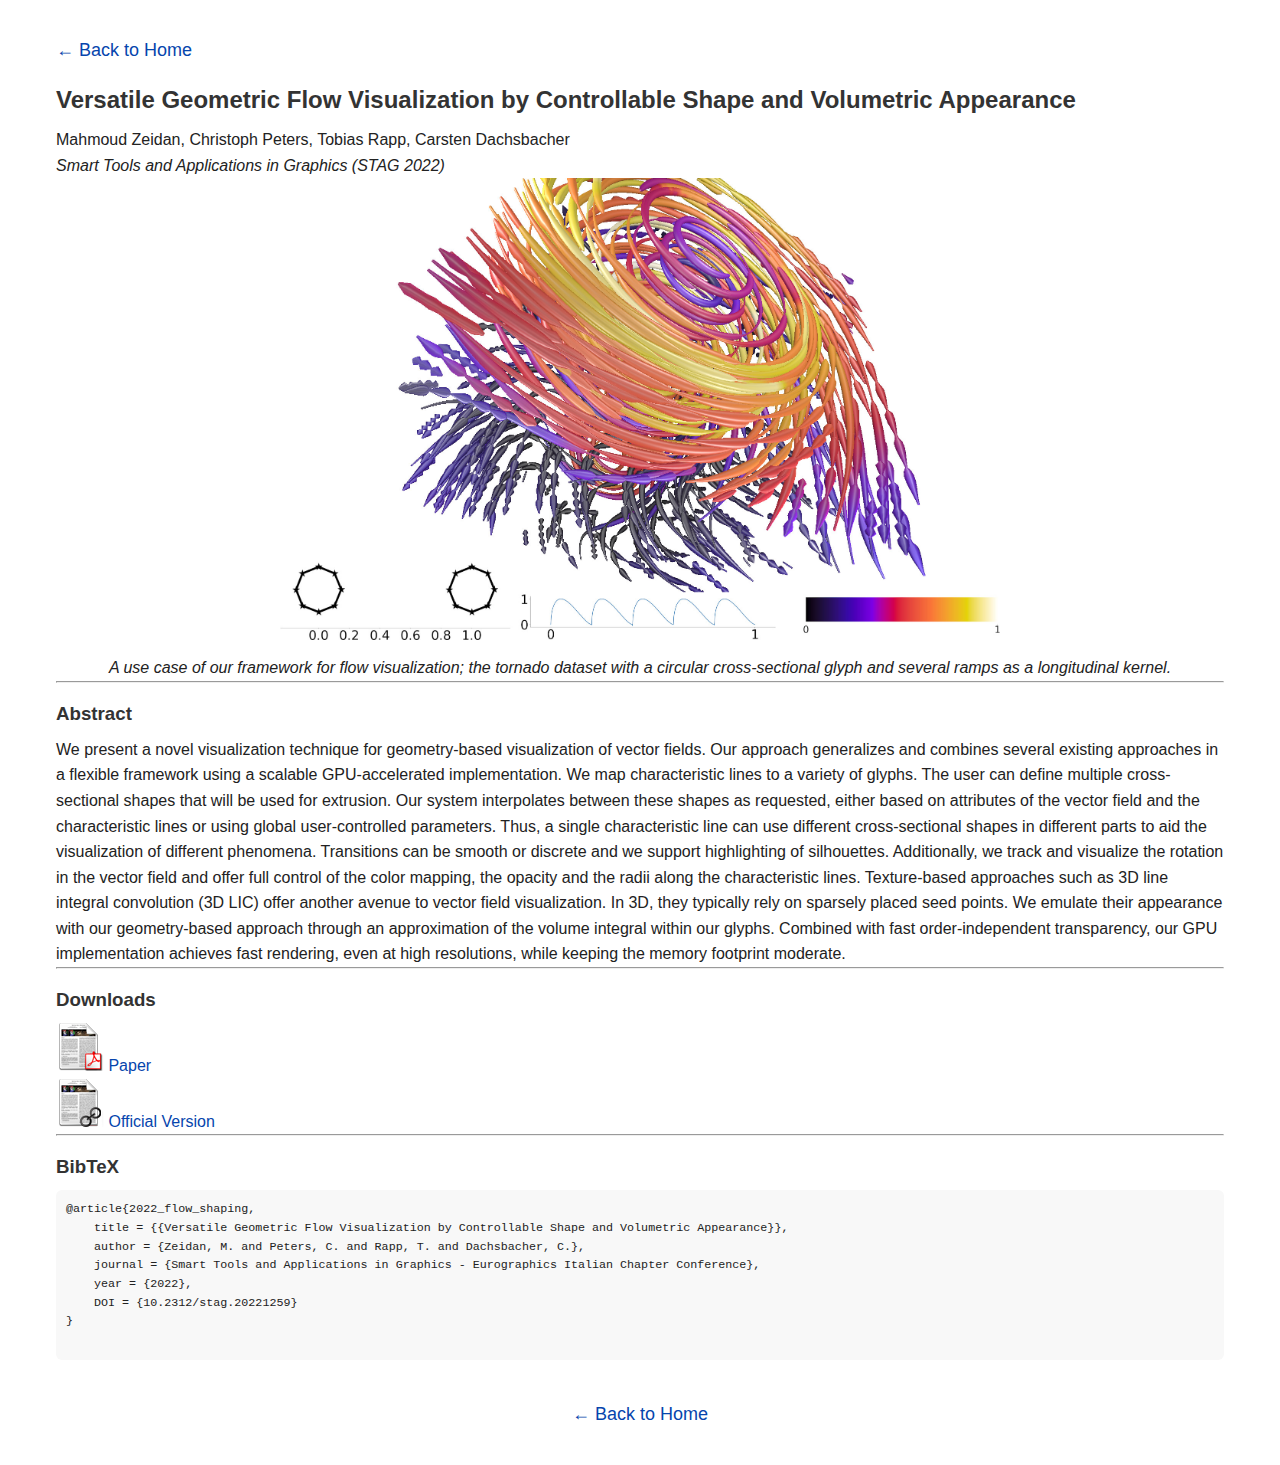
<file: publications/flow-visualization-2022/index.html>
<!DOCTYPE html>
<html lang="en">
<head>
  <meta charset="UTF-8">
  <meta name="viewport" content="width=device-width, initial-scale=1, maximum-scale=1, user-scalable=no">
  <title>Versatile Geometric Flow Visualization by Controllable Shape and Volumetric Appearance</title>

  <!-- Open Graph metadata -->
  <meta property="og:title" content="Flow-Shaping – Versatile Geometric Flow Visualization">
  <meta property="og:description" content="GPU-based framework for controllable geometry and volumetric flow visualization.">
  <meta property="og:image" content="https://mahmoudsvirtualcorner.github.io/figures/flow_shaping_thumbnail.jpg">
  <meta property="og:url" content="https://mahmoudsvirtualcorner.github.io/publications/flow-visualization-2022/index.html">
  <meta property="og:type" content="website">

  <!-- Favicon -->
  <link rel="icon" href="https://mahmoudsvirtualcorner.github.io/figures/mahmoud_zeidan.ico" type="image/x-icon">

  <!-- CSS -->
  <link rel="stylesheet" href="../../css/main.css">
  <script src="../../scripts/main.js" defer></script>
</head>

<body>

<div class="page-container">
  <a href="../../index.html" class="back-link">← Back to Home</a>

  <!-- Title & Authors -->
  <h2>Versatile Geometric Flow Visualization by Controllable Shape and Volumetric Appearance</h2>
  <p>Mahmoud Zeidan, Christoph Peters, Tobias Rapp, Carsten Dachsbacher</p>
  <p><i>Smart Tools and Applications in Graphics (STAG 2022)</i></p>

  <!-- Teaser -->
  <section style="text-align:center;">
    <img src="https://mahmoudsvirtualcorner.github.io/publications/flow-visualization-2022/teaser.jpg"
         alt="Flow Visualization Teaser"
         class="responsive-img" style="max-width:720px;">
    <p style="margin-top:8px;">
      <i>
        A use case of our framework for flow visualization; the tornado dataset with a circular
        cross-sectional glyph and several ramps as a longitudinal kernel.
      </i>
    </p>
  </section>

  <hr>

  <!-- Abstract -->
  <section>
    <h3>Abstract</h3>
    <p>
      We present a novel visualization technique for geometry-based visualization of vector fields.
      Our approach generalizes and combines several existing approaches in a flexible framework using
      a scalable GPU-accelerated implementation. We map characteristic lines to a variety of glyphs.
      The user can define multiple cross-sectional shapes that will be used for extrusion.
      Our system interpolates between these shapes as requested, either based on attributes of the
      vector field and the characteristic lines or using global user-controlled parameters.
      Thus, a single characteristic line can use different cross-sectional shapes in different parts
      to aid the visualization of different phenomena. Transitions can be smooth or discrete and we
      support highlighting of silhouettes. Additionally, we track and visualize the rotation in the
      vector field and offer full control of the color mapping, the opacity and the radii along the
      characteristic lines. Texture-based approaches such as 3D line integral convolution (3D LIC)
      offer another avenue to vector field visualization. In 3D, they typically rely on sparsely placed
      seed points. We emulate their appearance with our geometry-based approach through an approximation
      of the volume integral within our glyphs. Combined with fast order-independent transparency,
      our GPU implementation achieves fast rendering, even at high resolutions, while keeping the
      memory footprint moderate.
    </p>
  </section>

  <hr>

  <!-- Downloads -->
  <section>
    <h3>Downloads</h3>
    <div class="download-grid">
      <div class="download-item">
        <a href="https://mahmoudsvirtualcorner.github.io/publications/flow-visualization-2022/stag2022-paper.pdf" target="_blank">
          <img src="https://mahmoudsvirtualcorner.github.io/publications/icon_pdf.png" alt="PDF Icon">
          Paper
        </a>
      </div>

      <div class="download-item">
        <a href="https://diglib.eg.org/handle/10.2312/stag20221259" target="_blank">
          <img src="https://mahmoudsvirtualcorner.github.io/publications/icon_external.png" alt="External Link Icon">
          Official Version
        </a>
      </div>
    </div>
  </section>

  <hr>

  <!-- BibTeX -->
  <section>
    <h3>BibTeX</h3>
    <pre style="font-size:0.9em; background:#f8f8f8; padding:10px; border-radius:6px; overflow-x:auto;">
@article{2022_flow_shaping,
    title = {{Versatile Geometric Flow Visualization by Controllable Shape and Volumetric Appearance}},
    author = {Zeidan, M. and Peters, C. and Rapp, T. and Dachsbacher, C.},
    journal = {Smart Tools and Applications in Graphics - Eurographics Italian Chapter Conference},
    year = {2022},
    DOI = {10.2312/stag.20221259}
}
    </pre>
  </section>

  <!-- Footer Links -->
  <div style="text-align:center; margin-top:20px;">
    <a href="../../index.html" class="back-link">← Back to Home</a>
  </div>

  <div style="text-align:center; margin-top:20px;">
    <a href="#top" class="back-to-top">↑ Back to Top</a>
  </div>

</div>

</body>
</html>
</file>
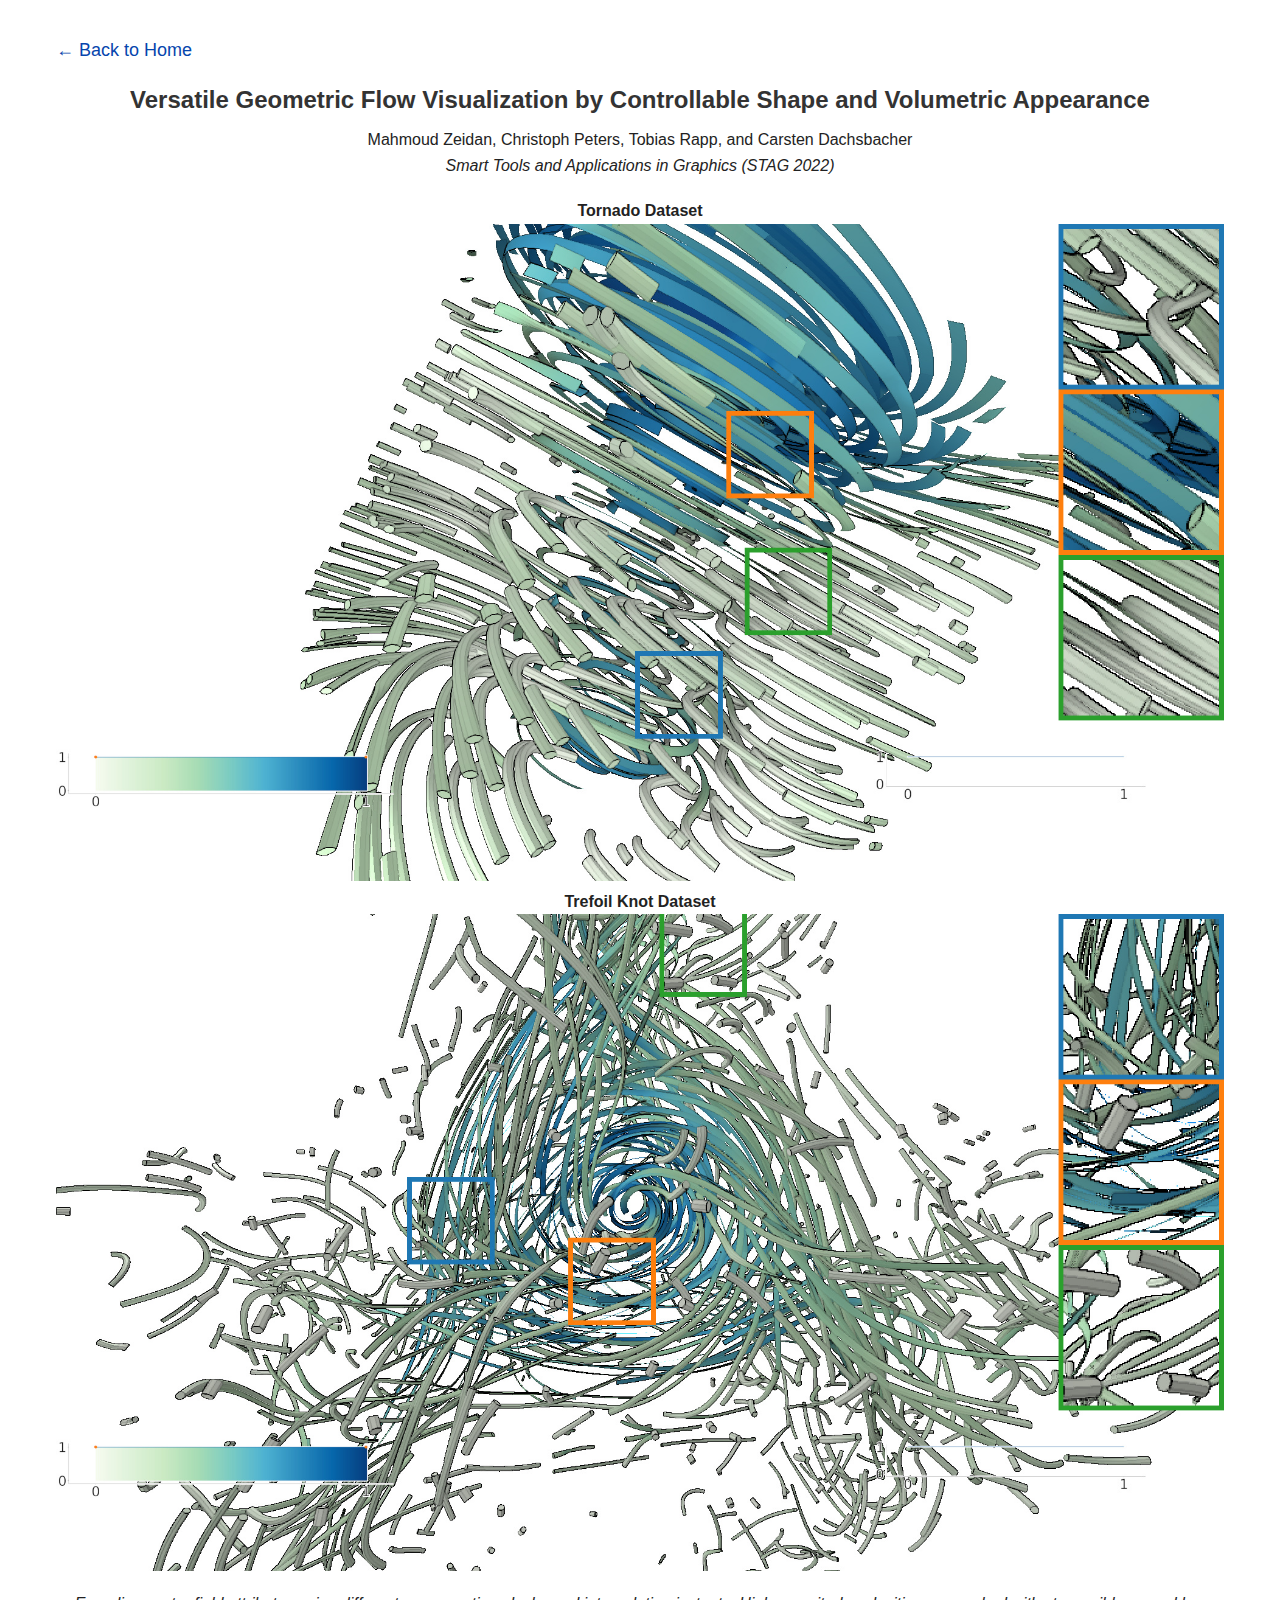
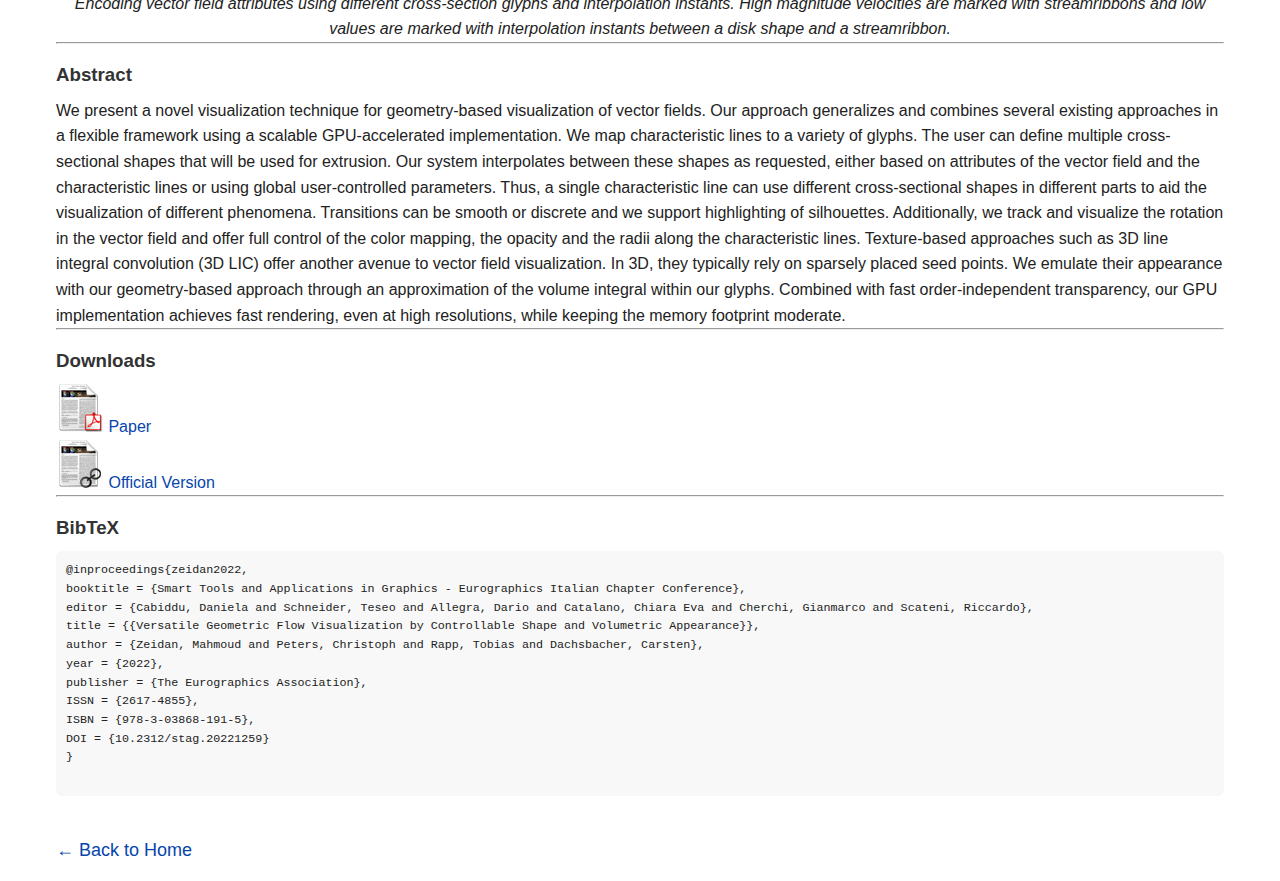
<file: publications/flowvisualization2022/index.html>
<!DOCTYPE html>
<html lang="en">
<head>
  <meta charset="UTF-8">
  <meta name="viewport" content="width=device-width, initial-scale=1, maximum-scale=1, user-scalable=no">
  <title>Versatile Geometric Flow Visualization by Controllable Shape and Volumetric Appearance</title>

  <!-- Open Graph metadata -->
  <meta property="og:title" content="Flow-Shaping – Versatile Geometric Flow Visualization">
  <meta property="og:description" content="GPU-based framework for controllable geometry and volumetric flow visualization.">
  <meta property="og:image" content="https://mahmoudsvirtualcorner.github.io/publications/flowvisualization2022/thumbnail.jpg">
  <meta property="og:url" content="https://mahmoudsvirtualcorner.github.io/publications/flowvisualization2022/index.html">
  <meta property="og:type" content="website">

  <!-- Favicon -->
  <link rel="icon" href="https://mahmoudsvirtualcorner.github.io/figures/mahmoud_zeidan.ico" type="image/x-icon">

  <!-- CSS -->
  <link rel="stylesheet" href="../../css/main.css">
  <script src="../../scripts/main.js" defer></script>
</head>

<body>

<div class="page-container">
  <a href="../../index.html" class="back-link">← Back to Home</a>

  <!-- Title & Authors (Centered) -->
  <header class="paper-header" style="text-align:center; margin-bottom:20px;">
    <h2>Versatile Geometric Flow Visualization by Controllable Shape and Volumetric Appearance</h2>
    <p>Mahmoud Zeidan, Christoph Peters, Tobias Rapp, and Carsten Dachsbacher</p>
    <p><i>Smart Tools and Applications in Graphics (STAG 2022)</i></p>
  </header>

  <!-- Dual Teaser Images -->
  <section class="comparison-grid" style="text-align:center;">
    <div class="comparison-row">
      <div class="comparison-item">
        <h4>Tornado Dataset</h4>
        <a href="tornado.jpg">
          <img src="tornado.jpg" alt="Tornado Dataset Visualization" class="responsive-img">
        </a>
      </div>
      <div class="comparison-item">
        <h4>Trefoil Knot Dataset</h4>
        <a href="trefoilknot.jpg">
          <img src="trefoilknot.jpg" alt="Trefoil Knot Visualization" class="responsive-img">
        </a>
      </div>
    </div>

    <p style="margin-top:12px;">
      <i>
        Encoding vector field attributes using different cross-section glyphs and interpolation instants. High magnitude velocities are marked with streamribbons and low values are marked with interpolation instants between a disk shape and a streamribbon.
      </i>
    </p>
  </section>

  <hr>

  <!-- Abstract -->
  <section>
    <h3>Abstract</h3>
    <p>
      We present a novel visualization technique for geometry-based visualization of vector fields.
      Our approach generalizes and combines several existing approaches in a flexible framework using
      a scalable GPU-accelerated implementation. We map characteristic lines to a variety of glyphs.
      The user can define multiple cross-sectional shapes that will be used for extrusion.
      Our system interpolates between these shapes as requested, either based on attributes of the
      vector field and the characteristic lines or using global user-controlled parameters.
      Thus, a single characteristic line can use different cross-sectional shapes in different parts
      to aid the visualization of different phenomena. Transitions can be smooth or discrete and we
      support highlighting of silhouettes. Additionally, we track and visualize the rotation in the
      vector field and offer full control of the color mapping, the opacity and the radii along the
      characteristic lines. Texture-based approaches such as 3D line integral convolution (3D LIC)
      offer another avenue to vector field visualization. In 3D, they typically rely on sparsely placed
      seed points. We emulate their appearance with our geometry-based approach through an approximation
      of the volume integral within our glyphs. Combined with fast order-independent transparency,
      our GPU implementation achieves fast rendering, even at high resolutions, while keeping the
      memory footprint moderate.
    </p>
  </section>

  <hr>

  <!-- Downloads -->
  <section>
    <h3>Downloads</h3>
    <div class="download-grid">
      <div class="download-item">
        <a href="stag2022.pdf" target="_blank">
          <img src="https://mahmoudsvirtualcorner.github.io/figures/icon_pdf.jpg" alt="PDF Icon">
          Paper
        </a>
      </div>
      <div class="download-item">
        <a href="https://diglib.eg.org/handle/10.2312/stag20221259" target="_blank">
          <img src="https://mahmoudsvirtualcorner.github.io/figures/icon_external.jpg" alt="External Link Icon">
          Official Version
        </a>
      </div>
    </div>
  </section>

  <hr>

  <!-- BibTeX -->
  <section>
    <h3>BibTeX</h3>
    <pre style="font-size:0.9em; background:#f8f8f8; padding:10px; border-radius:6px; overflow-x:auto;">
@inproceedings{zeidan2022,
booktitle = {Smart Tools and Applications in Graphics - Eurographics Italian Chapter Conference},
editor = {Cabiddu, Daniela and Schneider, Teseo and Allegra, Dario and Catalano, Chiara Eva and Cherchi, Gianmarco and Scateni, Riccardo},
title = {{Versatile Geometric Flow Visualization by Controllable Shape and Volumetric Appearance}},
author = {Zeidan, Mahmoud and Peters, Christoph and Rapp, Tobias and Dachsbacher, Carsten},
year = {2022},
publisher = {The Eurographics Association},
ISSN = {2617-4855},
ISBN = {978-3-03868-191-5},
DOI = {10.2312/stag.20221259}
}
    </pre>
  </section>

  <!-- Footer -->
  <div style="margin-top:20px;">
    <a href="../../index.html" class="back-link">← Back to Home</a>
  </div>

</div>

</body>
</html>
</file>
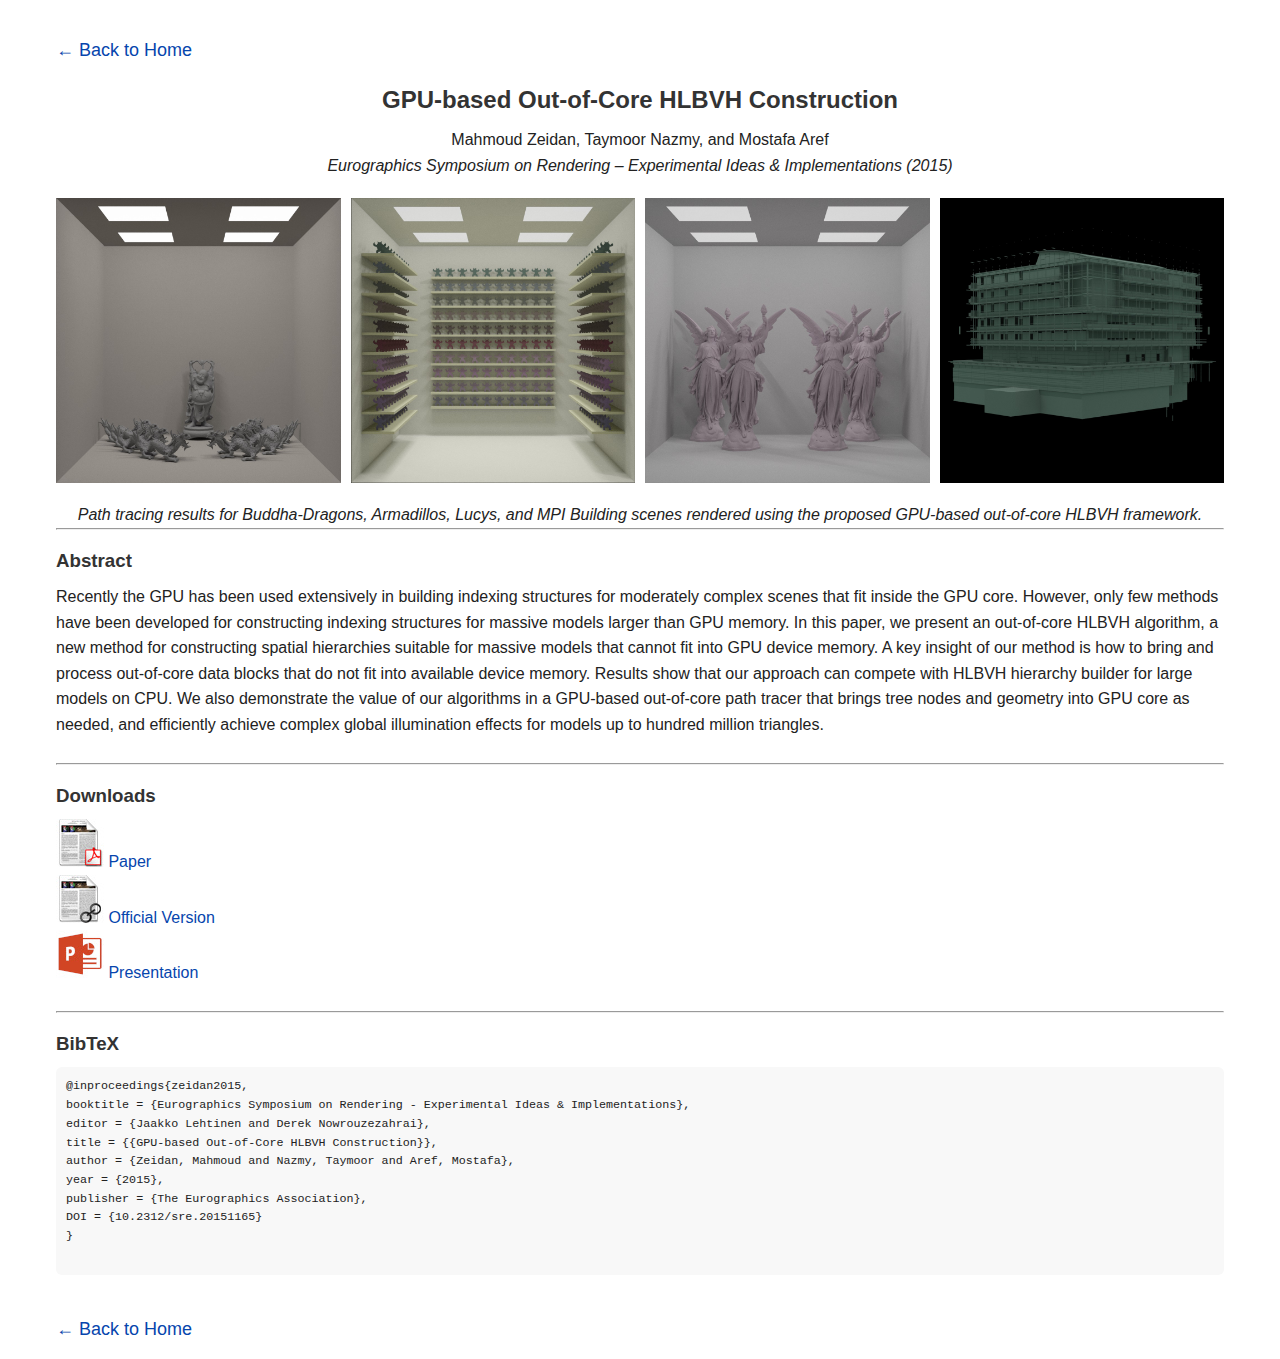
<file: publications/gpuoochlbvh2015/index.html>
<!DOCTYPE html>
<html lang="en">
<head>
  <meta charset="UTF-8">
  <meta name="viewport" content="width=device-width, initial-scale=1, maximum-scale=1, user-scalable=no">
  <title>GPU-based Out-of-Core HLBVH Construction</title>

  <!-- Open Graph metadata -->
  <meta property="og:title" content="GPU-based Out-of-Core HLBVH Construction">
  <meta property="og:description" content="GPU-based out-of-core HLBVH algorithm for large-scale BVH construction and path tracing.">
  <meta property="og:image" content="https://mahmoudsvirtualcorner.github.io/publications/gpuoochlbvh2015/thumbnail.jpg">
  <meta property="og:url" content="https://mahmoudsvirtualcorner.github.io/publications/gpuoochlbvh2015/index.html">
  <meta property="og:type" content="website">

  <!-- Favicon -->
  <link rel="icon" href="https://mahmoudsvirtualcorner.github.io/figures/mahmoud_zeidan.ico" type="image/x-icon">

  <!-- CSS -->
  <link rel="stylesheet" href="../../css/main.css">
  <script src="../../scripts/main.js" defer></script>
</head>

<body>
<div class="page-container">
  <a href="../../index.html" class="back-link">← Back to Home</a>

  <!-- Title & Authors -->
  <header class="paper-header" style="text-align:center; margin-bottom:20px;">
    <h2>GPU-based Out-of-Core HLBVH Construction</h2>
    <p>Mahmoud Zeidan, Taymoor Nazmy, and Mostafa Aref</p>
    <p><i>Eurographics Symposium on Rendering – Experimental Ideas &amp; Implementations (2015)</i></p>
  </header>

  <!-- 1x4 Teaser Grid -->
  <section class="comparison-grid" style="text-align:center;">
    <div class="comparison-row" style="display:flex; flex-wrap:nowrap; justify-content:center; gap:10px;">
      <div class="comparison-item"><img src="buddhadragons.jpg" alt="Buddha-Dragons Scene" class="responsive-img"></div>
      <div class="comparison-item"><img src="armadillos.jpg" alt="Armadillos Scene" class="responsive-img"></div>
      <div class="comparison-item"><img src="lucys.jpg" alt="Lucys Scene" class="responsive-img"></div>
      <div class="comparison-item"><img src="mpibuilding.jpg" alt="MPI Building Scene" class="responsive-img"></div>
    </div>
    <p style="margin-top:12px;">
      <i>Path tracing results for Buddha-Dragons, Armadillos, Lucys, and MPI Building scenes rendered using the proposed GPU-based out-of-core HLBVH framework.</i>
    </p>
  </section>

  <hr>

  <!-- Abstract -->
  <section>
    <h3>Abstract</h3>
    <p>
      Recently the GPU has been used extensively in building indexing structures for moderately complex scenes that
      fit inside the GPU core. However, only few methods have been developed for constructing indexing structures
      for massive models larger than GPU memory. In this paper, we present an out-of-core HLBVH algorithm, a new
      method for constructing spatial hierarchies suitable for massive models that cannot fit into GPU device memory.
      A key insight of our method is how to bring and process out-of-core data blocks that do not fit into available
      device memory. Results show that our approach can compete with HLBVH hierarchy builder for large models
      on CPU. We also demonstrate the value of our algorithms in a GPU-based out-of-core path tracer that brings
      tree nodes and geometry into GPU core as needed, and efficiently achieve complex global illumination effects
      for models up to hundred million triangles.
    </p>
  </section>

  <br>
  <hr>

  <!-- Downloads -->
  <section>
    <h3>Downloads</h3>
    <div class="download-grid">
      <div class="download-item">
        <a href="egsr2015.pdf" target="_blank">
          <img src="https://mahmoudsvirtualcorner.github.io/figures/icon_pdf.jpg" alt="PDF Icon">
          Paper
        </a>
      </div>
      <div class="download-item">
        <a href="https://doi.org/10.2312/sre.20151165" target="_blank">
          <img src="https://mahmoudsvirtualcorner.github.io/figures/icon_external.jpg" alt="External Link Icon">
          Official Version
        </a>
      </div>

     <div class="download-item">
       <a href="presentation.pptx" target="_blank">
         <img src="https://mahmoudsvirtualcorner.github.io/figures/icon_ppt.jpg" alt="Presentation Icon">
         Presentation
       </a>
     </div>

    </div>
  </section>

  <br>
  <hr>

  <!-- BibTeX -->
  <section>
    <h3>BibTeX</h3>
<pre style="font-size:0.9em; background:#f8f8f8; padding:10px; border-radius:6px; overflow-x:auto;">
@inproceedings{zeidan2015,
booktitle = {Eurographics Symposium on Rendering - Experimental Ideas & Implementations},
editor = {Jaakko Lehtinen and Derek Nowrouzezahrai},
title = {{GPU-based Out-of-Core HLBVH Construction}},
author = {Zeidan, Mahmoud and Nazmy, Taymoor and Aref, Mostafa},
year = {2015},
publisher = {The Eurographics Association},
DOI = {10.2312/sre.20151165}
}
        
</pre>
  </section>

  <div style="margin-top:20px;">
    <a href="../../index.html" class="back-link">← Back to Home</a>
  </div>
</div>
</body>
</html>
</file>
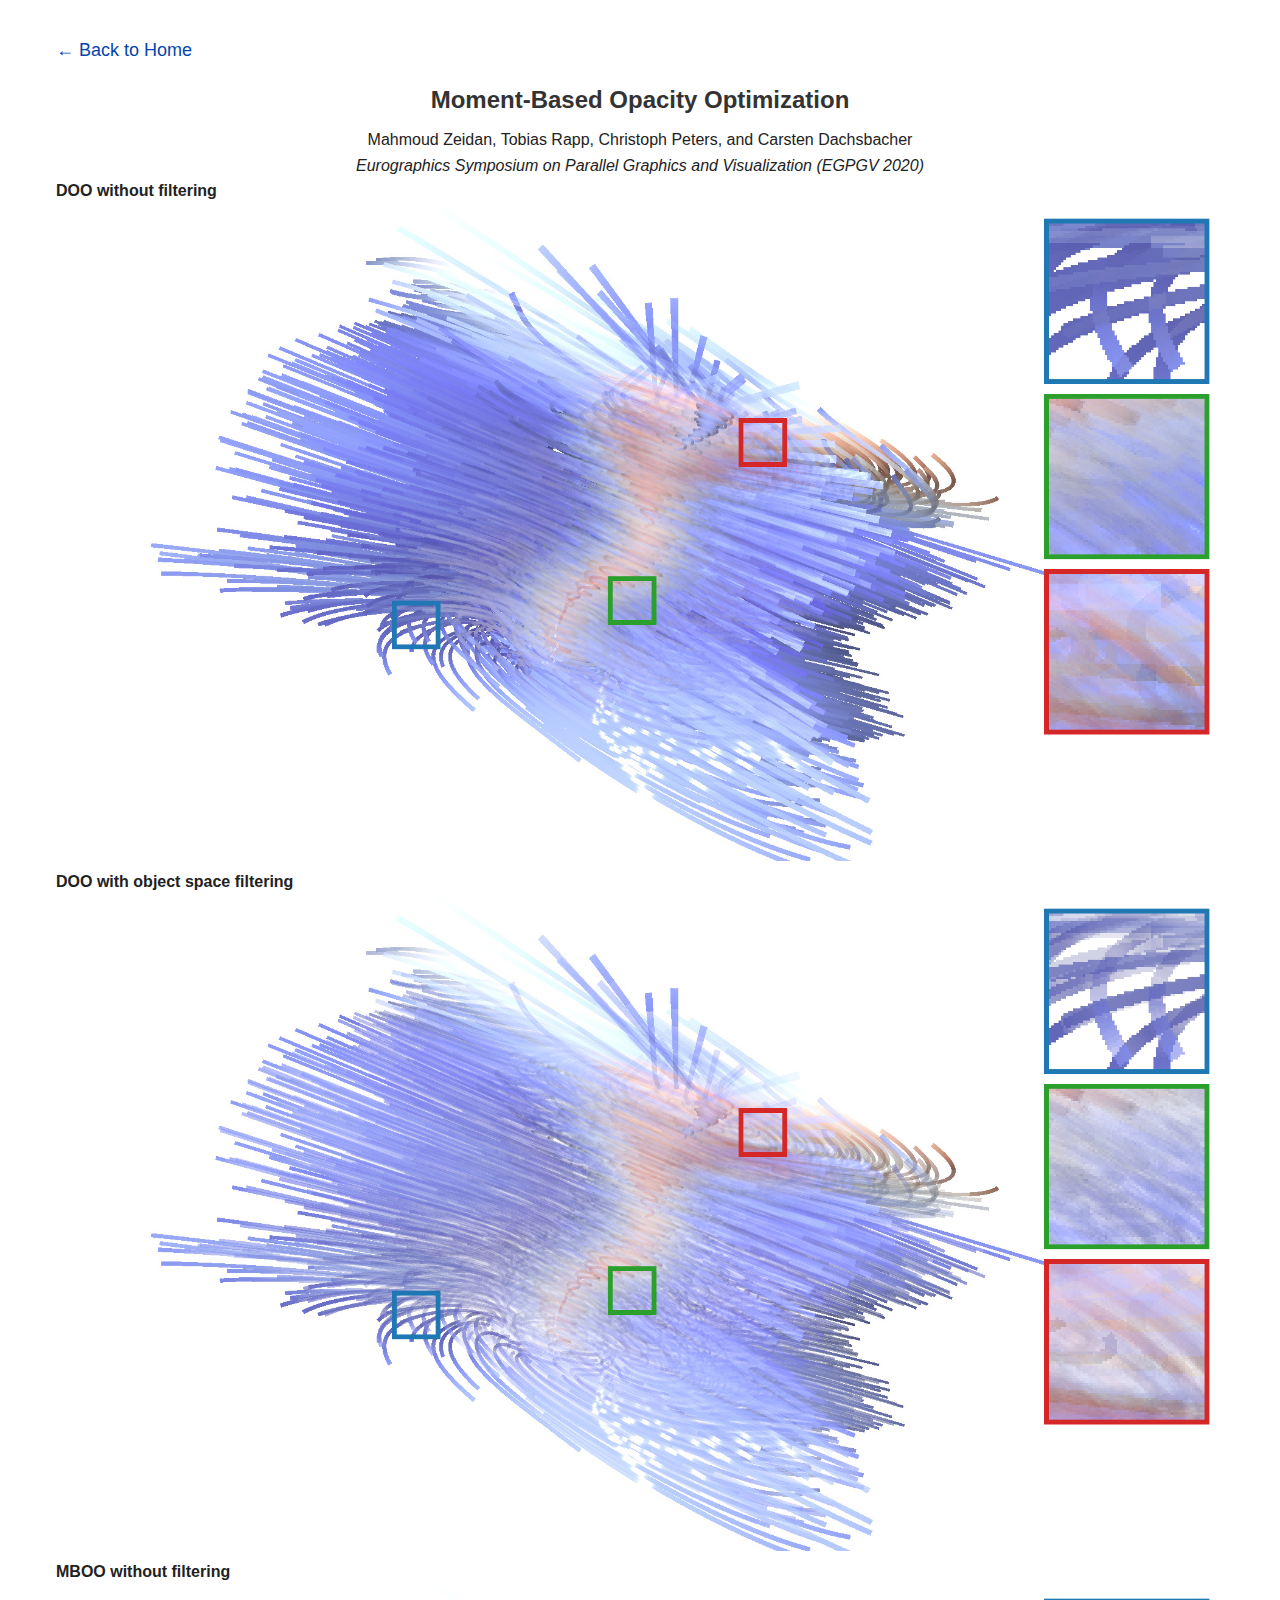
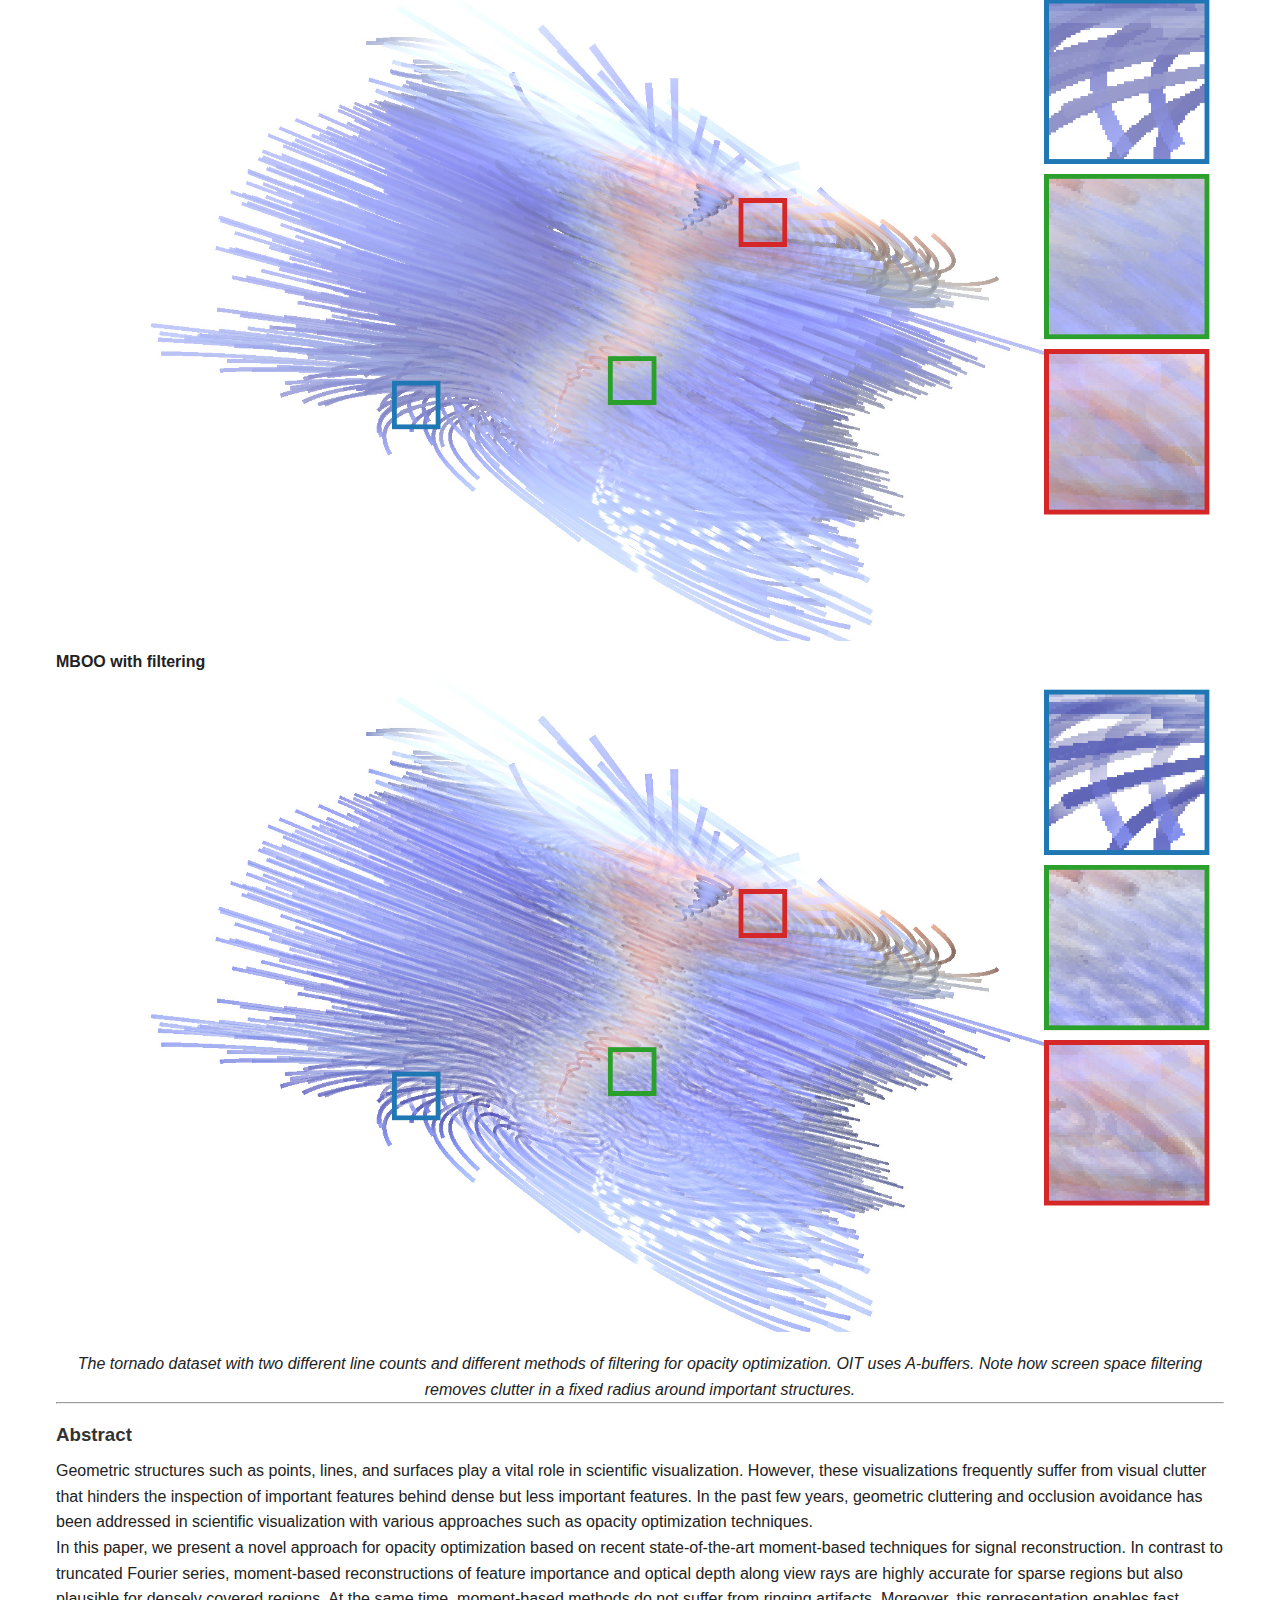
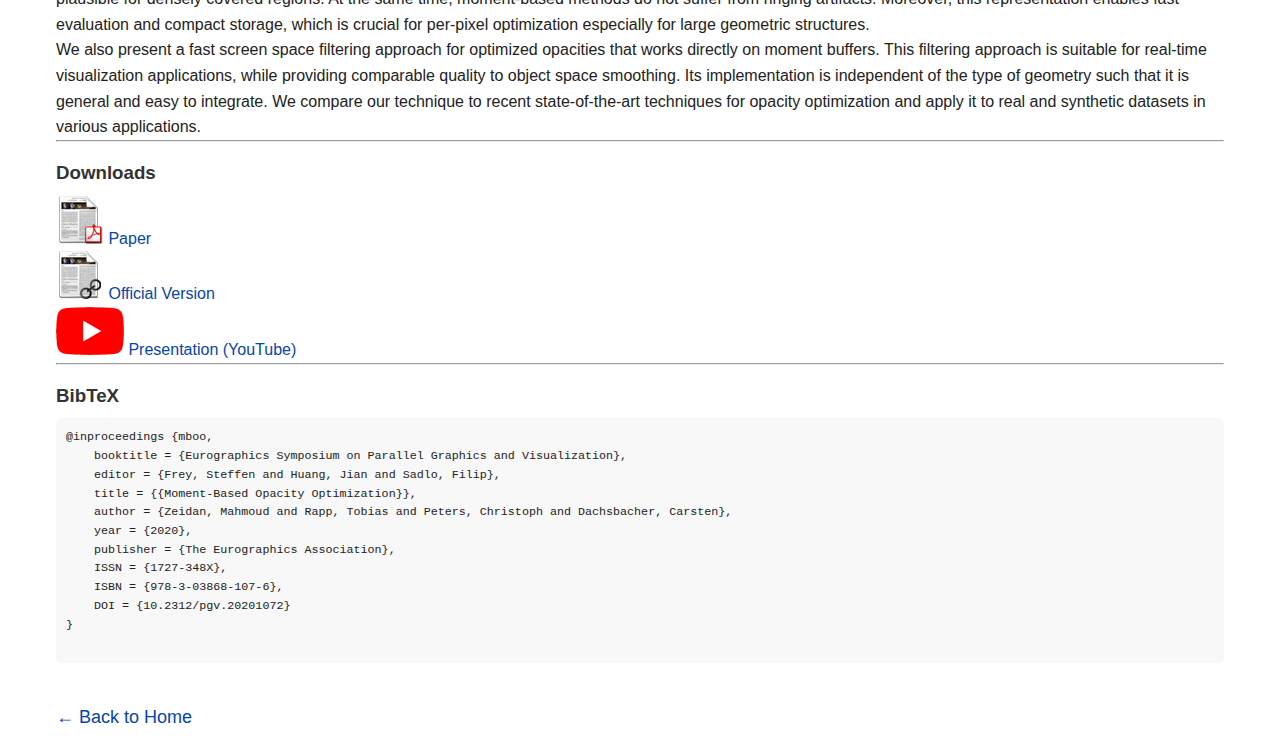
<file: publications/mboo-2020/index.html>
<!DOCTYPE html>
<html lang="en">
<head>
  <meta charset="UTF-8">
  <meta name="viewport" content="width=device-width, initial-scale=1, maximum-scale=1, user-scalable=no">
  <title>Moment-Based Opacity Optimization</title>

  <!-- Open Graph metadata -->
  <meta property="og:title" content="Moment-Based Opacity Optimization">
  <meta property="og:description" content="Real-time opacity optimization based on moment-based reconstruction for geometric visualization.">
  <meta property="og:image" content="https://mahmoudsvirtualcorner.github.io/publications/mboo-2020/teaser.jpg">
  <meta property="og:url" content="https://mahmoudsvirtualcorner.github.io/publications/mboo-2020/index.html">
  <meta property="og:type" content="website">

  <!-- Favicon -->
  <link rel="icon" href="https://mahmoudsvirtualcorner.github.io/figures/mahmoud_zeidan.ico" type="image/x-icon">

  <!-- CSS -->
  <link rel="stylesheet" href="../../css/main.css">
  <script src="../../scripts/main.js" defer></script>
</head>

<body>

<div class="page-container">
  <a href="../../index.html" class="back-link">← Back to Home</a>

  <!-- Title & Authors -->
  <header class="paper-header" style="text-align:center;">
    <h2>Moment-Based Opacity Optimization</h2>
    <p>Mahmoud Zeidan, Tobias Rapp, Christoph Peters, and Carsten Dachsbacher</p>
    <p><i>Eurographics Symposium on Parallel Graphics and Visualization (EGPGV 2020)</i></p>
  </header>

  <!-- Teaser 4-Image Grid -->
  <section class="comparison-grid">
    <div class="comparison-row">
      <div class="comparison-item">
        <h4>DOO without filtering</h4>
        <a href="doo_no_filter.jpg">
          <img src="doo_no_filter.jpg" alt="DOO without filtering" class="responsive-img">
        </a>
      </div>
      <div class="comparison-item">
        <h4>DOO with object space filtering</h4>
        <a href="doo_object_filter.jpg">
          <img src="doo_object_filter.jpg" alt="DOO with object space filtering" class="responsive-img">
        </a>
      </div>
    </div>
  
    <div class="comparison-row">
      <div class="comparison-item">
        <h4>MBOO without filtering</h4>
        <a href="mboo_no_filter.jpg">
          <img src="mboo_no_filter.jpg" alt="MBOO without filtering" class="responsive-img">
        </a>
      </div>
      <div class="comparison-item">
        <h4>MBOO with filtering</h4>
        <a href="mboo_filter.jpg">
          <img src="mboo_filter.jpg" alt="MBOO with filtering" class="responsive-img">
        </a>
      </div>
    </div>
  
    <p style="margin-top:12px; text-align:center;">
      <i>
        The tornado dataset with two different line counts and different methods of filtering for opacity optimization.
        OIT uses A-buffers. Note how screen space filtering removes clutter in a fixed radius around important structures.
      </i>
    </p>
  </section>

  <hr>

  <!-- Abstract -->
  <section>
    <h3>Abstract</h3>
    <p>
      Geometric structures such as points, lines, and surfaces play a vital role in scientific visualization.
      However, these visualizations frequently suffer from visual clutter that hinders the inspection of
      important features behind dense but less important features. In the past few years, geometric cluttering
      and occlusion avoidance has been addressed in scientific visualization with various approaches such as
      opacity optimization techniques.
    </p>
    <p>
      In this paper, we present a novel approach for opacity optimization based on recent state-of-the-art
      moment-based techniques for signal reconstruction. In contrast to truncated Fourier series, moment-based
      reconstructions of feature importance and optical depth along view rays are highly accurate for sparse
      regions but also plausible for densely covered regions. At the same time, moment-based methods do not
      suffer from ringing artifacts. Moreover, this representation enables fast evaluation and compact storage,
      which is crucial for per-pixel optimization especially for large geometric structures.
    </p>
    <p>
      We also present a fast screen space filtering approach for optimized opacities that works directly on
      moment buffers. This filtering approach is suitable for real-time visualization applications, while
      providing comparable quality to object space smoothing. Its implementation is independent of the type
      of geometry such that it is general and easy to integrate. We compare our technique to recent state-of-the-art
      techniques for opacity optimization and apply it to real and synthetic datasets in various applications.
    </p>
  </section>

  <hr>

  <!-- Downloads -->
  <section>
    <h3>Downloads</h3>
    <div class="download-grid">
      <div class="download-item">
        <a href="egpgv2020-paper.pdf" target="_blank">
          <img src="https://mahmoudsvirtualcorner.github.io/publications/icon_pdf.png" alt="PDF Icon">
          Paper
        </a>
      </div>

      <div class="download-item">
        <a href="https://diglib.eg.org/handle/10.2312/pgv20201072" target="_blank">
          <img src="https://mahmoudsvirtualcorner.github.io/publications/icon_external.png" alt="External Link Icon">
          Official Version
        </a>
      </div>

      <div class="download-item">
        <a href="https://www.youtube.com/watch?v=gH1MeDzy70k&t=3993s" target="_blank">
          <img src="https://mahmoudsvirtualcorner.github.io/publications/icon_video.png" alt="Video Icon">
          Presentation (YouTube)
        </a>
      </div>
    </div>
  </section>

  <hr>

  <!-- BibTeX -->
  <section>
    <h3>BibTeX</h3>
    <pre style="font-size:0.9em; background:#f8f8f8; padding:10px; border-radius:6px; overflow-x:auto;">
@inproceedings {mboo,
    booktitle = {Eurographics Symposium on Parallel Graphics and Visualization},
    editor = {Frey, Steffen and Huang, Jian and Sadlo, Filip},
    title = {{Moment-Based Opacity Optimization}},
    author = {Zeidan, Mahmoud and Rapp, Tobias and Peters, Christoph and Dachsbacher, Carsten},
    year = {2020},
    publisher = {The Eurographics Association},
    ISSN = {1727-348X},
    ISBN = {978-3-03868-107-6},
    DOI = {10.2312/pgv.20201072}
}
    </pre>
  </section>

  <!-- Footer Links -->
  <div style="margin-top:20px;">
    <a href="../../index.html" class="back-link">← Back to Home</a>
  </div>

</div>

</body>
</html>
</file>
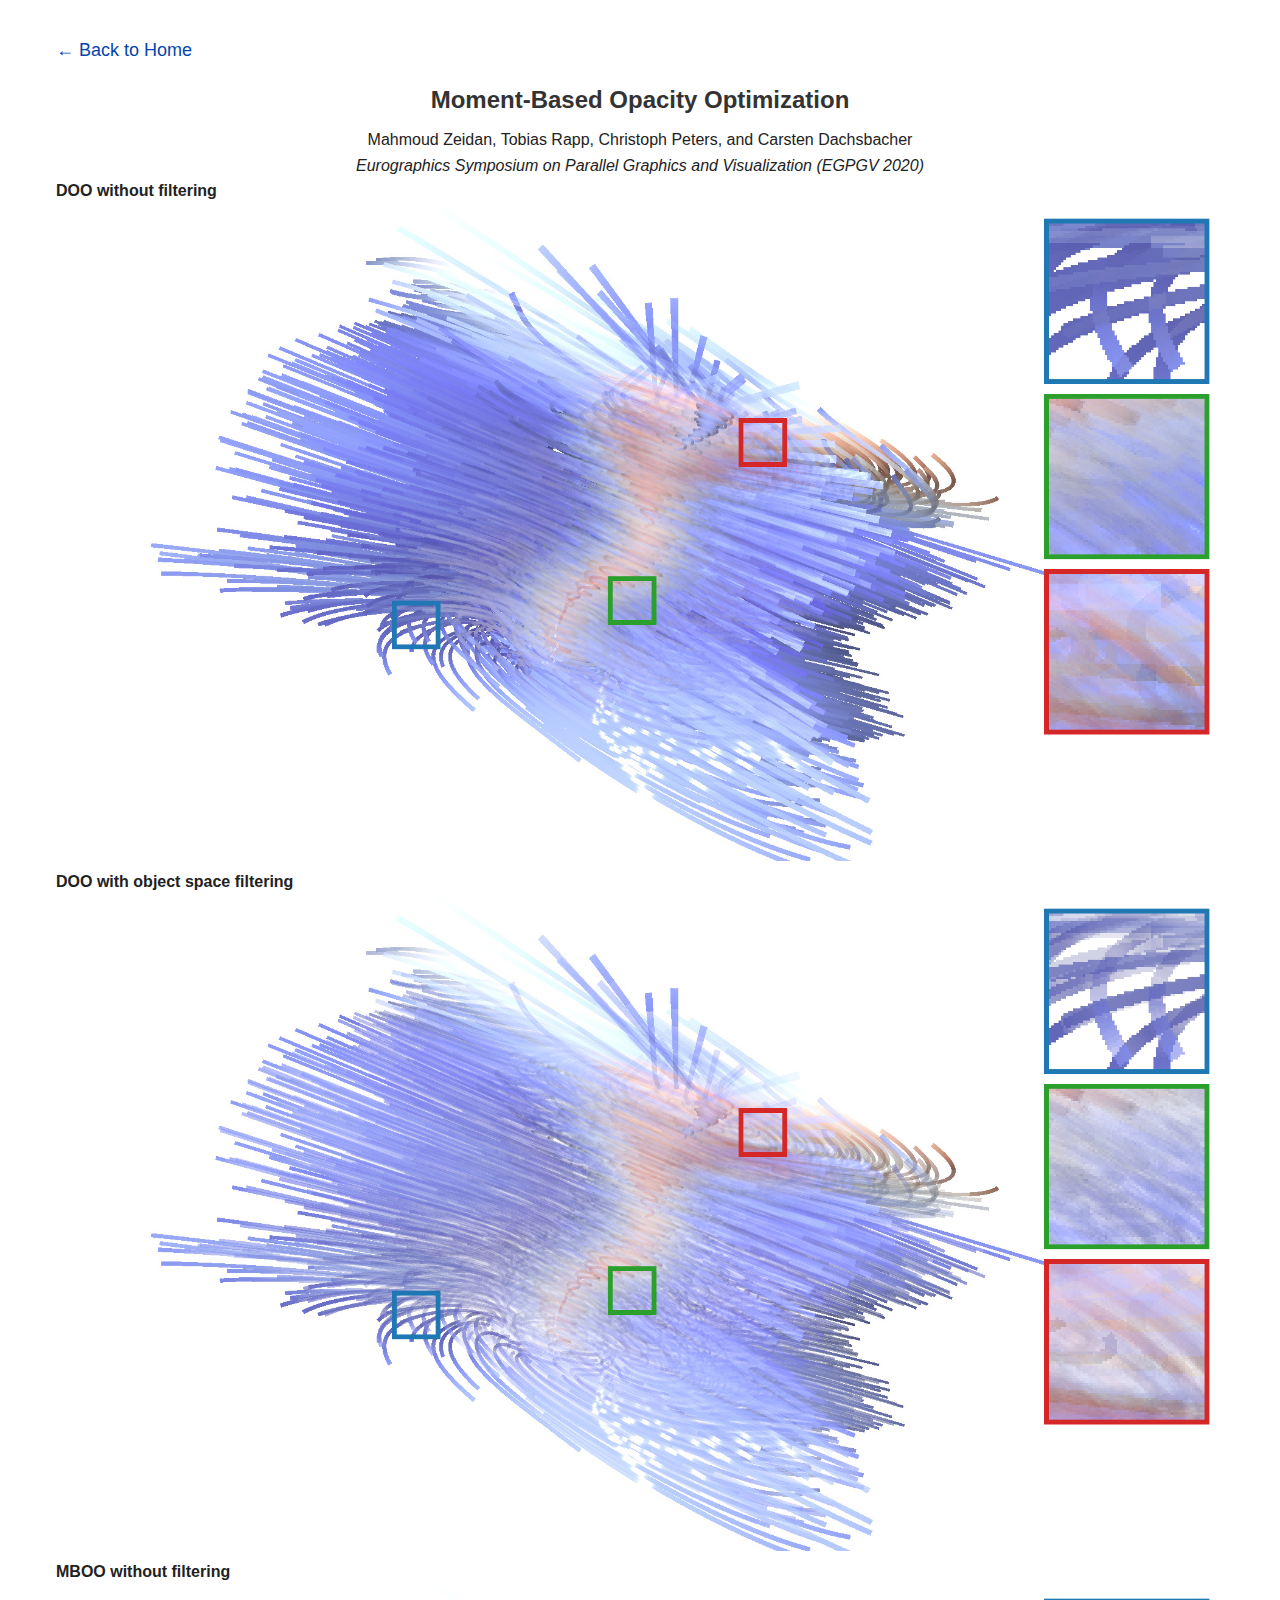
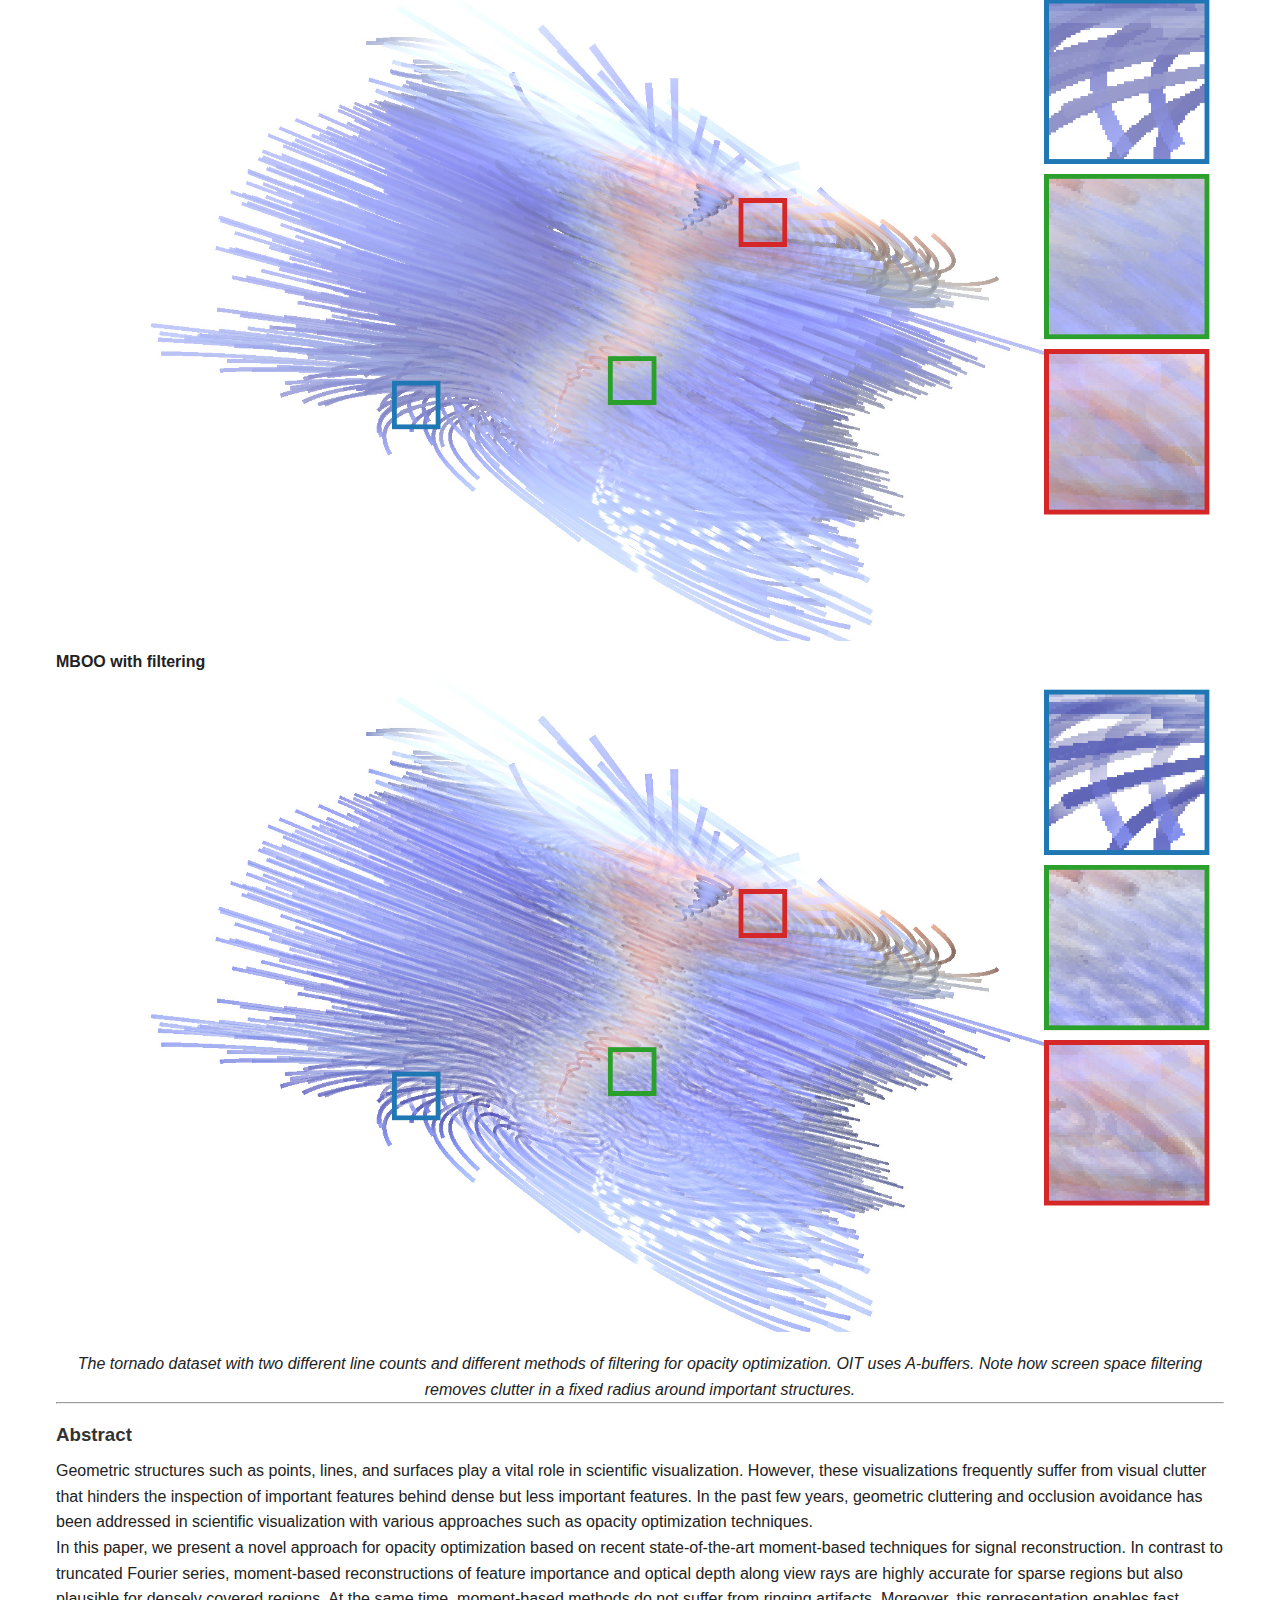
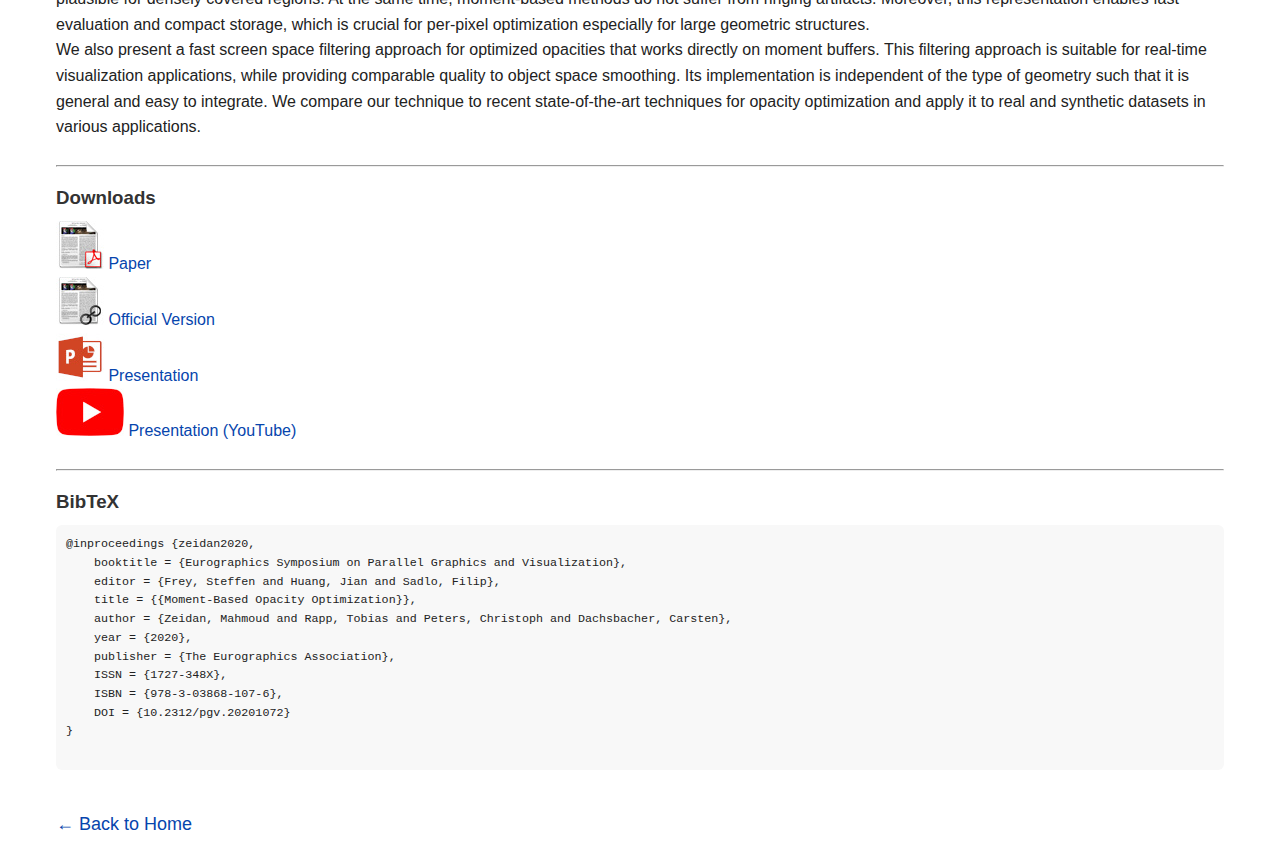
<file: publications/mboo2020/index.html>
<!DOCTYPE html>
<html lang="en">
<head>
  <meta charset="UTF-8">
  <meta name="viewport" content="width=device-width, initial-scale=1, maximum-scale=1, user-scalable=no">
  <title>Moment-Based Opacity Optimization</title>

  <!-- Open Graph metadata -->
  <meta property="og:title" content="Moment-Based Opacity Optimization">
  <meta property="og:description" content="Real-time opacity optimization based on moment-based reconstruction for geometric visualization.">
  <meta property="og:image" content="https://mahmoudsvirtualcorner.github.io/publications/mboo2020/thumbnail.jpg">
  <meta property="og:url" content="https://mahmoudsvirtualcorner.github.io/publications/mboo2020/index.html">
  <meta property="og:type" content="website">

  <!-- Favicon -->
  <link rel="icon" href="https://mahmoudsvirtualcorner.github.io/figures/logo.ico" type="image/x-icon">

  <!-- CSS -->
  <link rel="stylesheet" href="../../css/main.css">
  <script src="../../scripts/main.js" defer></script>
</head>

<body>

<div class="page-container">
  <a href="../../index.html" class="back-link">← Back to Home</a>

  <!-- Title & Authors -->
  <header class="paper-header" style="text-align:center;">
    <h2>Moment-Based Opacity Optimization</h2>
    <p>Mahmoud Zeidan, Tobias Rapp, Christoph Peters, and Carsten Dachsbacher</p>
    <p><i>Eurographics Symposium on Parallel Graphics and Visualization (EGPGV 2020)</i></p>
  </header>

  <!-- Teaser 4-Image Grid -->
  <section class="comparison-grid">
    <div class="comparison-row">
      <div class="comparison-item">
        <h4>DOO without filtering</h4>
        <a href="doo_no_filter.jpg">
          <img src="doo_no_filter.jpg" alt="DOO without filtering" class="responsive-img">
        </a>
      </div>
      <div class="comparison-item">
        <h4>DOO with object space filtering</h4>
        <a href="doo_object_filter.jpg">
          <img src="doo_object_filter.jpg" alt="DOO with object space filtering" class="responsive-img">
        </a>
      </div>
    </div>
  
    <div class="comparison-row">
      <div class="comparison-item">
        <h4>MBOO without filtering</h4>
        <a href="mboo_no_filter.jpg">
          <img src="mboo_no_filter.jpg" alt="MBOO without filtering" class="responsive-img">
        </a>
      </div>
      <div class="comparison-item">
        <h4>MBOO with filtering</h4>
        <a href="mboo_filter.jpg">
          <img src="mboo_filter.jpg" alt="MBOO with filtering" class="responsive-img">
        </a>
      </div>
    </div>
  
    <p style="margin-top:12px; text-align:center;">
      <i>
        The tornado dataset with two different line counts and different methods of filtering for opacity optimization.
        OIT uses A-buffers. Note how screen space filtering removes clutter in a fixed radius around important structures.
      </i>
    </p>
  </section>

  <hr>

  <!-- Abstract -->
  <section>
    <h3>Abstract</h3>
    <p>
      Geometric structures such as points, lines, and surfaces play a vital role in scientific visualization.
      However, these visualizations frequently suffer from visual clutter that hinders the inspection of
      important features behind dense but less important features. In the past few years, geometric cluttering
      and occlusion avoidance has been addressed in scientific visualization with various approaches such as
      opacity optimization techniques.
    </p>
    <p>
      In this paper, we present a novel approach for opacity optimization based on recent state-of-the-art
      moment-based techniques for signal reconstruction. In contrast to truncated Fourier series, moment-based
      reconstructions of feature importance and optical depth along view rays are highly accurate for sparse
      regions but also plausible for densely covered regions. At the same time, moment-based methods do not
      suffer from ringing artifacts. Moreover, this representation enables fast evaluation and compact storage,
      which is crucial for per-pixel optimization especially for large geometric structures.
    </p>
    <p>
      We also present a fast screen space filtering approach for optimized opacities that works directly on
      moment buffers. This filtering approach is suitable for real-time visualization applications, while
      providing comparable quality to object space smoothing. Its implementation is independent of the type
      of geometry such that it is general and easy to integrate. We compare our technique to recent state-of-the-art
      techniques for opacity optimization and apply it to real and synthetic datasets in various applications.
    </p>
  </section>

  <br>
  <hr>

  <!-- Downloads -->
  <section>
    <h3>Downloads</h3>
    <div class="download-grid">
      <div class="download-item">
        <a href="egpgv2020.pdf" target="_blank">
          <img src="https://mahmoudsvirtualcorner.github.io/figures/icon_pdf.jpg" alt="PDF Icon">
          Paper
        </a>
      </div>

      <div class="download-item">
        <a href="https://diglib.eg.org/handle/10.2312/pgv20201072" target="_blank">
          <img src="https://mahmoudsvirtualcorner.github.io/figures/icon_external.jpg" alt="External Link Icon">
          Official Version
        </a>
      </div>

     <div class="download-item">
       <a href="presentation.pptx" target="_blank">
         <img src="https://mahmoudsvirtualcorner.github.io/figures/icon_ppt.jpg" alt="Presentation Icon">
         Presentation
       </a>
     </div>

      <div class="download-item">
        <a href="https://www.youtube.com/watch?v=gH1MeDzy70k&t=3993s" target="_blank">
          <img src="https://mahmoudsvirtualcorner.github.io/figures/icon_youtube.jpg" alt="Video Icon">
          Presentation (YouTube)
        </a>
      </div>
    </div>
  </section>

  <br>
  <hr>

  <!-- BibTeX -->
  <section>
    <h3>BibTeX</h3>
    <pre style="font-size:0.9em; background:#f8f8f8; padding:10px; border-radius:6px; overflow-x:auto;">
@inproceedings {zeidan2020,
    booktitle = {Eurographics Symposium on Parallel Graphics and Visualization},
    editor = {Frey, Steffen and Huang, Jian and Sadlo, Filip},
    title = {{Moment-Based Opacity Optimization}},
    author = {Zeidan, Mahmoud and Rapp, Tobias and Peters, Christoph and Dachsbacher, Carsten},
    year = {2020},
    publisher = {The Eurographics Association},
    ISSN = {1727-348X},
    ISBN = {978-3-03868-107-6},
    DOI = {10.2312/pgv.20201072}
}
    </pre>
  </section>

  <!-- Footer Links -->
  <div style="margin-top:20px;">
    <a href="../../index.html" class="back-link">← Back to Home</a>
  </div>

</div>

</body>
</html>
</file>
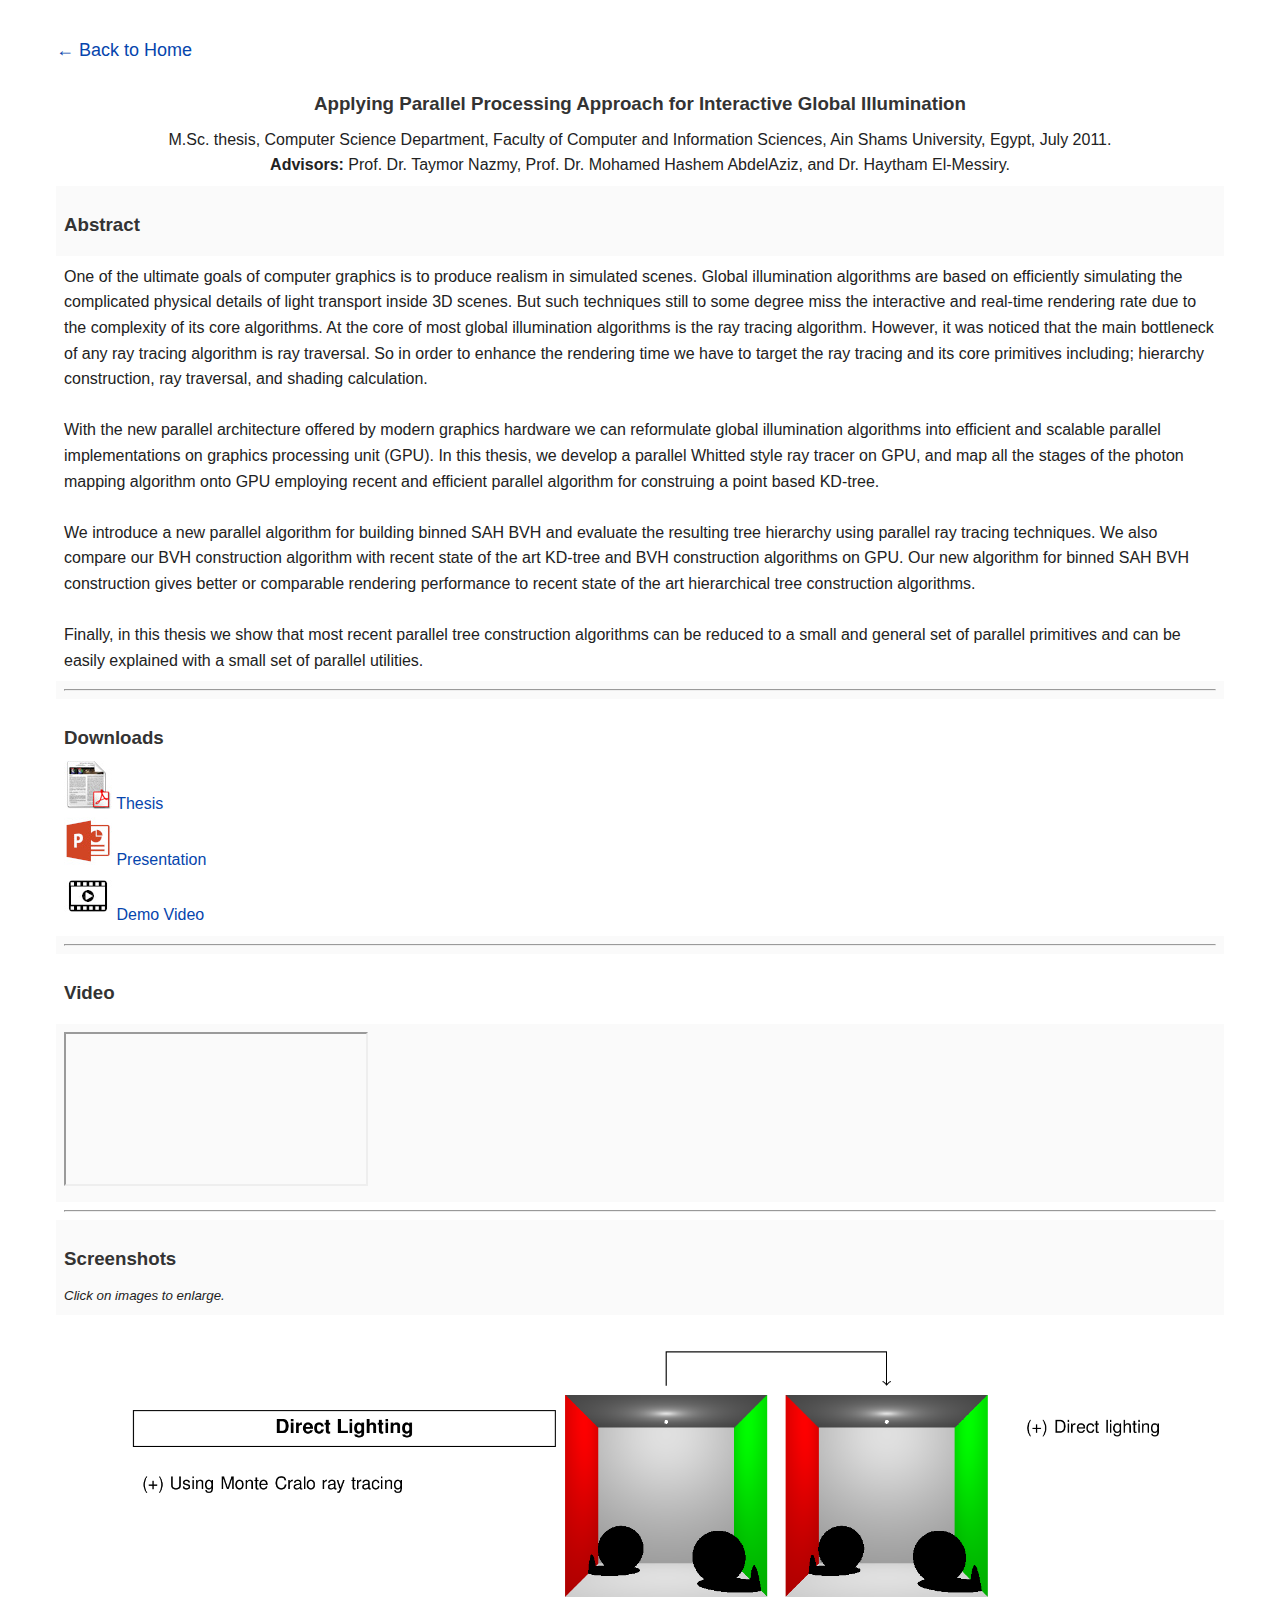
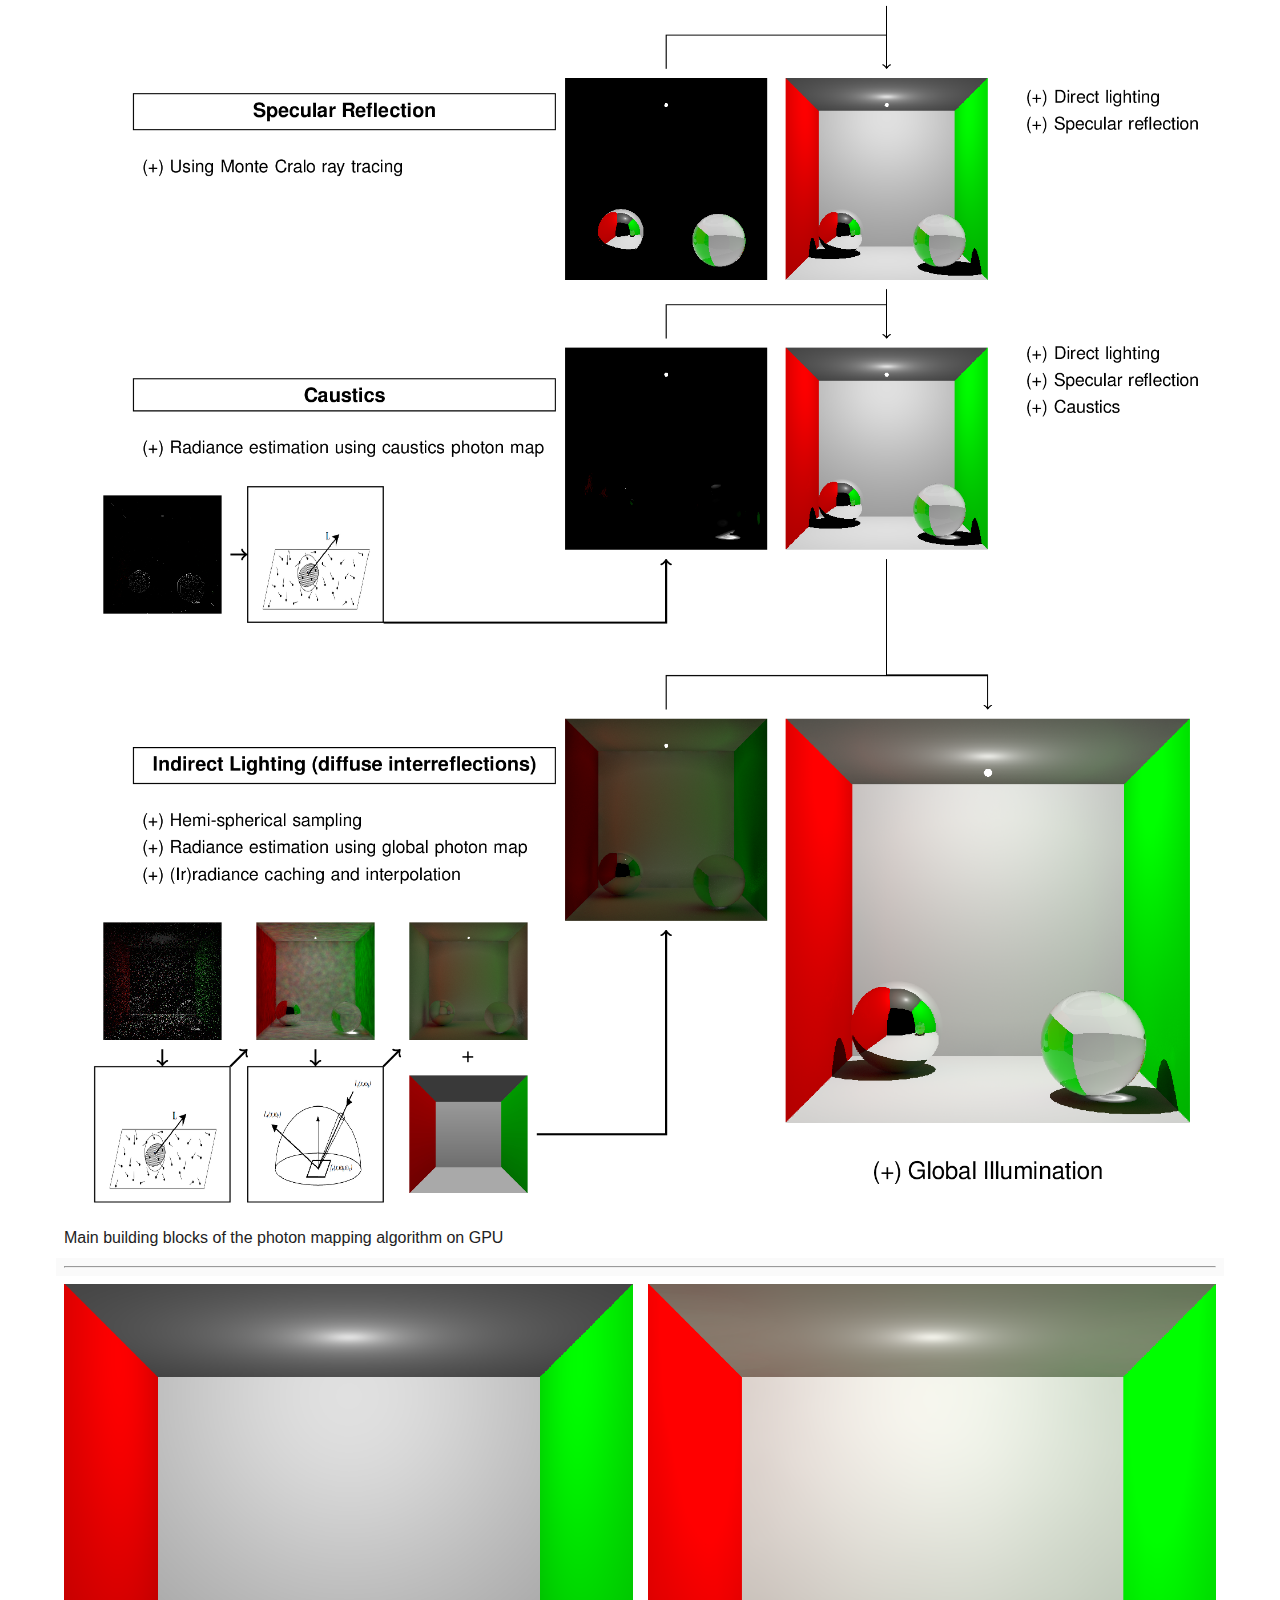
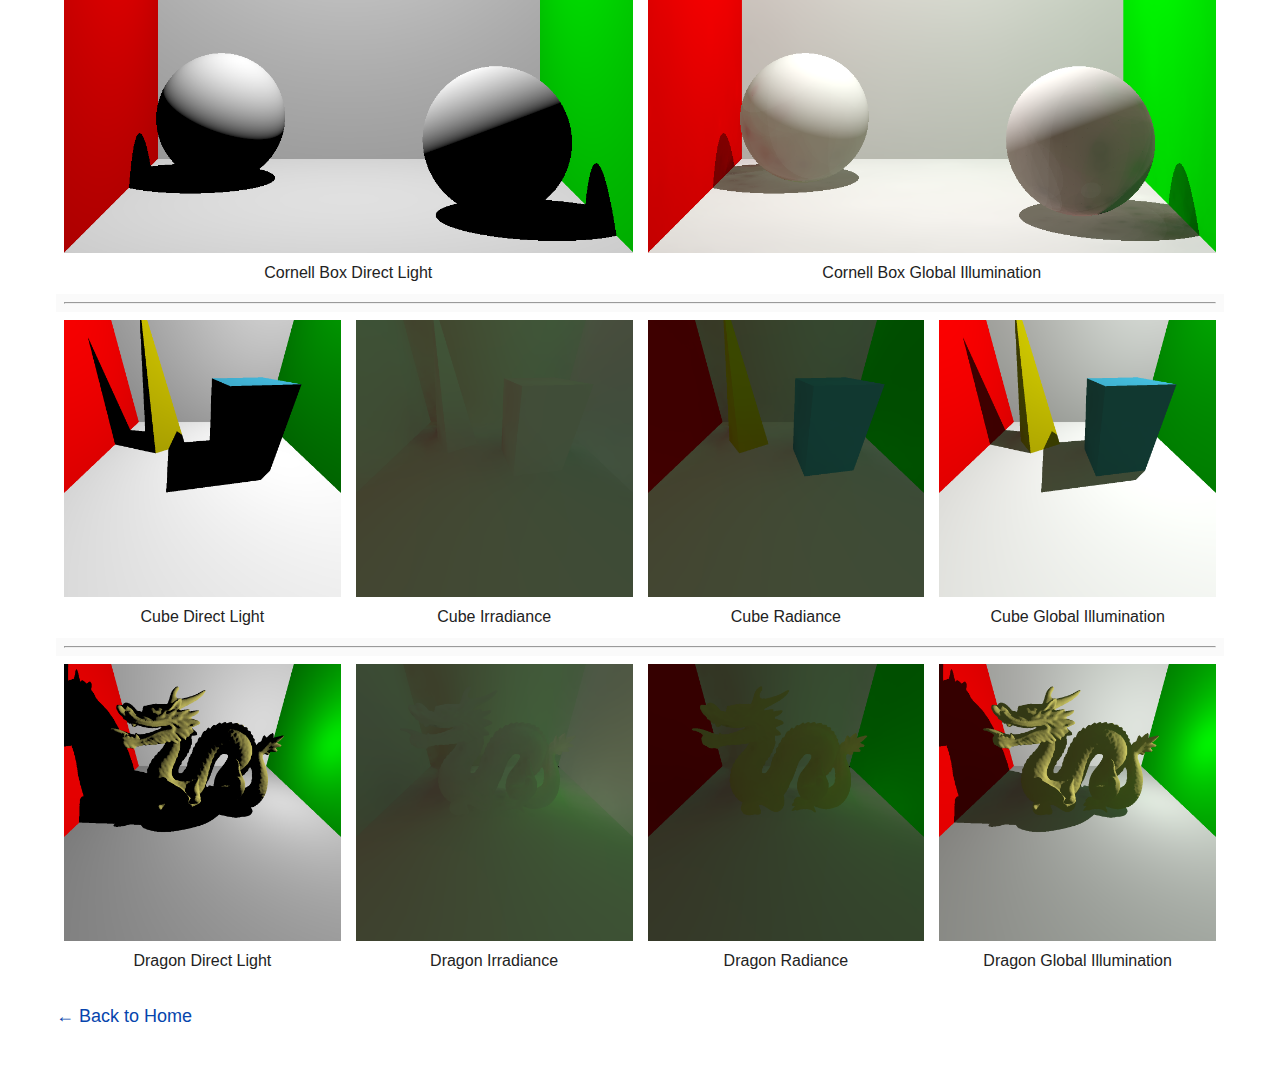
<file: theses/master/index.html>
<!DOCTYPE html>
<html lang="en">
<head>
  <meta name="viewport" content="width=device-width, initial-scale=1, maximum-scale=1, user-scalable=no">
  <title>M.Sc. Thesis – Mahmoud Zeidan</title>

  <!-- Open Graph meta for link previews -->
  <meta property="og:title" content="M.Sc. Thesis – Mahmoud Zeidan">
  <meta property="og:description" content="Applying Parallel Processing Approach for Interactive Global Illumination">
  <meta property="og:image" content="https://mahmoudsvirtualcorner.github.io/theses/master/thumbnail.jpg">
  <meta property="og:url" content="https://mahmoudsvirtualcorner.github.io/theses/master/index.html">
  <meta property="og:type" content="website">

  <!-- Favicon -->
  <link rel="icon" href="https://mahmoudsvirtualcorner.github.io/figures/mahmoud_zeidan.ico" type="image/x-icon">

  <!-- CSS and Scripts -->
  <link rel="stylesheet" href="../../css/main.css">
  <script src="../../scripts/main.js" defer></script>
</head>

<body>
<div class="page-container">
  <!-- Back to Home Link at the top -->
  <a href="../../index.html" class="back-link">← Back to Home</a>

  <table class="content-table">

    <!-- Header -->
    <tr>
      <td align="center" style="text-align:center;">
        <h3>Applying Parallel Processing Approach for Interactive Global Illumination</h3>
        <p>M.Sc. thesis, Computer Science Department, Faculty of Computer and Information Sciences, Ain Shams University, Egypt, July 2011.</p>
        <p><b>Advisors:</b> Prof. Dr. Taymor Nazmy, Prof. Dr. Mohamed Hashem AbdelAziz, and Dr. Haytham El-Messiry.</p>
      </td>
    </tr>

    <!-- Abstract -->
    <tr><td><h3>Abstract</h3></td></tr>
    <tr>
      <td>
        <div>
          One of the ultimate goals of computer graphics is to produce realism in simulated scenes. Global illumination algorithms are based on efficiently simulating
          the complicated physical details of light transport inside 3D scenes. But such techniques still to some degree miss the interactive and real-time rendering rate due to the complexity of its core algorithms. At the core of most global illumination algorithms is the ray tracing algorithm. However, it was noticed that the main bottleneck of any ray tracing algorithm is ray traversal. So in order to enhance the rendering time we have to target the ray tracing and its core primitives including; hierarchy construction, ray traversal, and shading calculation.
          <br><br>
          With the new parallel architecture offered by modern graphics hardware we can reformulate global illumination algorithms into efficient and scalable parallel implementations on graphics processing unit (GPU). In this thesis, we develop a parallel Whitted style ray tracer on GPU, and map all the stages of the photon mapping algorithm onto GPU employing recent and efficient parallel algorithm for construing a point based KD-tree.
          <br><br>
          We introduce a new parallel algorithm for building binned SAH BVH and evaluate the resulting tree hierarchy using parallel ray tracing techniques. We also compare our BVH construction algorithm with recent state of the art KD-tree and BVH construction algorithms on GPU. Our new algorithm for binned SAH BVH construction gives better or comparable rendering performance to recent state of the art hierarchical tree construction algorithms.
          <br><br>
          Finally, in this thesis we show that most recent parallel tree construction algorithms can be reduced to a small and general set of parallel primitives and can be easily explained with a small set of parallel utilities.
        </div>
      </td>
    </tr>

    <!-- Downloads -->
    <tr><td><hr class="s1"></td></tr>
    <tr>
      <td>
        <h3>Downloads</h3>
        <div class="download-grid" style="margin-top:8px;">
          <div class="download-item">
            <a href="thesis.pdf" target="_blank">
              <img src="https://mahmoudsvirtualcorner.github.io/figures/icon_pdf.jpg" alt="PDF Icon">
              Thesis
            </a>
          </div>
          <div class="download-item">
            <a href="presentation.pptx" target="_blank">
              <img src="https://mahmoudsvirtualcorner.github.io/figures/icon_ppt.jpg" alt="Presentation Icon">
              Presentation
            </a>
          </div>
          <div class="download-item">
            <a href="demo.wmv" target="_blank">
              <img src="https://mahmoudsvirtualcorner.github.io/figures/icon_video.jpg" alt="Video Icon">
              Demo Video
            </a>
          </div>
        </div>
      </td>
    </tr>

    <!-- Video -->
    <tr><td><hr class="s1"></td></tr>
    <tr><td><h3>Video</h3></td></tr>
    <tr>
      <td>
        <div class="video-wrapper">
          <iframe class="responsive-iframe"
                  src="https://www.youtube.com/embed/mK_SgIAnQ9g?si=g8PA-Z_jGkzhFg1B"
                  title="YouTube video player"
                  allowfullscreen>
          </iframe>
        </div>
      </td>
    </tr>

    <!-- Screenshots -->
    <tr><td><hr class="s1"></td></tr>
    <tr>
      <td>
        <h3>Screenshots</h3>
        <p><small><i>Click on images to enlarge.</i></small></p>
      </td>
    </tr>

    <!-- Main screenshot -->
    <tr>
      <td align="center">
        <a href="images/main.png">
          <img src="images/main.png" alt="Main building blocks of the photon mapping algorithm on GPU" class="responsive-img">
        </a>
        <p>Main building blocks of the photon mapping algorithm on GPU</p>
      </td>
    </tr>

    <tr><td><hr></td></tr>

    <!-- Cornell Box (1x2 Grid with captions) -->
    <tr>
      <td align="center">
        <div class="thumb-grid" style="display:grid;grid-template-columns:repeat(2,1fr);gap:15px;justify-items:center;text-align:center;">
          <div>
            <a href="images/CornellDirectLight.png">
              <img src="images/CornellDirectLight.png" alt="Cornell Direct Light" class="responsive-img small">
            </a>
            <p>Cornell Box Direct Light</p>
          </div>
          <div>
            <a href="images/CornellGlobalIllumination.png">
              <img src="images/CornellGlobalIllumination.png" alt="Cornell Global Illumination" class="responsive-img small">
            </a>
            <p>Cornell Box Global Illumination</p>
          </div>
        </div>
      </td>
    </tr>

    <tr><td><hr></td></tr>

    <!-- Cube (1x4 Grid with captions) -->
    <tr>
      <td align="center">
        <div class="thumb-grid" style="display:grid;grid-template-columns:repeat(4,1fr);gap:15px;justify-items:center;text-align:center;">
          <div>
            <a href="images/CubeDirectLight.png">
              <img src="images/CubeDirectLight.png" alt="Cube Direct Light" class="responsive-img small">
            </a>
            <p>Cube Direct Light</p>
          </div>
          <div>
            <a href="images/CubeIrradiance.png">
              <img src="images/CubeIrradiance.png" alt="Cube Irradiance" class="responsive-img small">
            </a>
            <p>Cube Irradiance</p>
          </div>
          <div>
            <a href="images/CubeRadiance.png">
              <img src="images/CubeRadiance.png" alt="Cube Radiance" class="responsive-img small">
            </a>
            <p>Cube Radiance</p>
          </div>
          <div>
            <a href="images/CubeGlobalIllumination.png">
              <img src="images/CubeGlobalIllumination.png" alt="Cube Global Illumination" class="responsive-img small">
            </a>
            <p>Cube Global Illumination</p>
          </div>
        </div>
      </td>
    </tr>

    <tr><td><hr></td></tr>

    <!-- Dragon (1x4 Grid with captions) -->
    <tr>
      <td align="center">
        <div class="thumb-grid" style="display:grid;grid-template-columns:repeat(4,1fr);gap:15px;justify-items:center;text-align:center;">
          <div>
            <a href="images/DragonDirectLight.png">
              <img src="images/DragonDirectLight.png" alt="Dragon Direct Light" class="responsive-img small">
            </a>
            <p>Dragon Direct Light</p>
          </div>
          <div>
            <a href="images/DragonIrradiance.png">
              <img src="images/DragonIrradiance.png" alt="Dragon Irradiance" class="responsive-img small">
            </a>
            <p>Dragon Irradiance</p>
          </div>
          <div>
            <a href="images/DragonRadiance.png">
              <img src="images/DragonRadiance.png" alt="Dragon Radiance" class="responsive-img small">
            </a>
            <p>Dragon Radiance</p>
          </div>
          <div>
            <a href="images/DragonGlobalIllumination.png">
              <img src="images/DragonGlobalIllumination.png" alt="Dragon Global Illumination" class="responsive-img small">
            </a>
            <p>Dragon Global Illumination</p>
          </div>
        </div>
      </td>
    </tr>

  </table>

  <!-- Navigation Links -->
  <a href="../../index.html" class="back-link">← Back to Home</a>
  <div style="text-align:center;margin-top:20px;">
    <a href="#top" class="back-to-top">↑ Back to Top</a>
  </div>
</div>
</body>
</html>
</file>
<file: css/main.css>
/* =========================
   Global Styles
   ========================= */
body {
  margin: 0;
  font-family: Arial, Helvetica, sans-serif;
  line-height: 1.6;
  color: #222;
}

.page-container {
  padding: 16px;
  max-width: 1200px;
  margin: auto;
}

h2, h3 {
  margin-top: 16px;
  margin-bottom: 8px;
  color: #333;
}

a {
  color: #0645ad;
  text-decoration: none;
}

a:hover {
  text-decoration: underline;
}

ul {
  margin-left: 20px;
  padding-left: 0;
}

/* =========================
   General Table Styling
   ========================= */
table {
  border-collapse: collapse;
  width: 100%;
}

th, td {
  padding: 8px;
  text-align: left;
}

th {
  background-color: #f2f2f2;
  color: #333;
}

tr:nth-child(even) {
  background-color: #fafafa;
}

tr:hover {
  background-color: #f1f1f1;
}

/* =========================
   Photo / Info Cells
   ========================= */
.photo-cell {
  width: 230px;
}

.info-cell {
  width: 800px;
}

/* =========================
   Publication / Thesis Tables (Borderless)
   ========================= */
.pub-table, .pub-table th, .pub-table td {
  border: none; /* no borders */
  padding: 6px 12px;
}

.pub-table th {
  background-color: #f2f2f2;
  color: #333;
}

.pub-table .thumb-col {
  width: 250px;
}

.pub-table img {
  display: block;
  max-width: 240px;
  height: auto;
}

/* =========================
   Bordered Tables (Art Links, etc.)
   ========================= */
.bordered-table, .bordered-table th, .bordered-table td {
  border: 1px solid #ddd;
}

.bordered-table th {
  background-color: #f2f2f2;
  color: #333;
}

.bordered-table tr:nth-child(even) {
  background-color: #fafafa;
}

.bordered-table tr:hover {
  background-color: #f1f1f1;
}

.bordered-table th, .bordered-table td {
  padding: 8px;
  text-align: left;
}

/* =========================
   Responsive Adjustments
   ========================= */
@media screen and (max-width: 768px) {
  body {
    font-size: 14px;
  }

  td, th {
    padding: 8px;
  }

  h2 {
    font-size: 20px;
  }

  .info-cell {
    width: auto;
  }

  .pub-table .thumb-col {
    width: 100%;
    text-align: center;
    padding-bottom: 10px;
  }

  .pub-table td {
    display: block;
    width: 100%;
  }

  .pub-table img {
    max-width: 80%;
  }
}

/* =========================
   Back Link and Scroll To Top
   ========================= */
.back-link, .back-to-top {
  display: inline-block;
  margin-top: 20px;
  color: #0645ad;
  text-decoration: none;
  font-size: 18px;
}

.back-link:hover, .back-to-top:hover {
  text-decoration: underline;
}

.back-to-top {
  position: fixed;
  bottom: 20px;
  right: 20px;
  background-color: #0645ad;
  color: white;
  padding: 10px 15px;
  border-radius: 50%;
  cursor: pointer;
  font-size: 18px;
  display: none;
}

.back-to-top:hover {
  background-color: #0b69e8;
}

/* =========================
   General Reset
   ========================= */
* {
  margin: 0;
  padding: 0;
  box-sizing: border-box;
}

img {
  max-width: 100%;
  height: auto;
}
</file>
